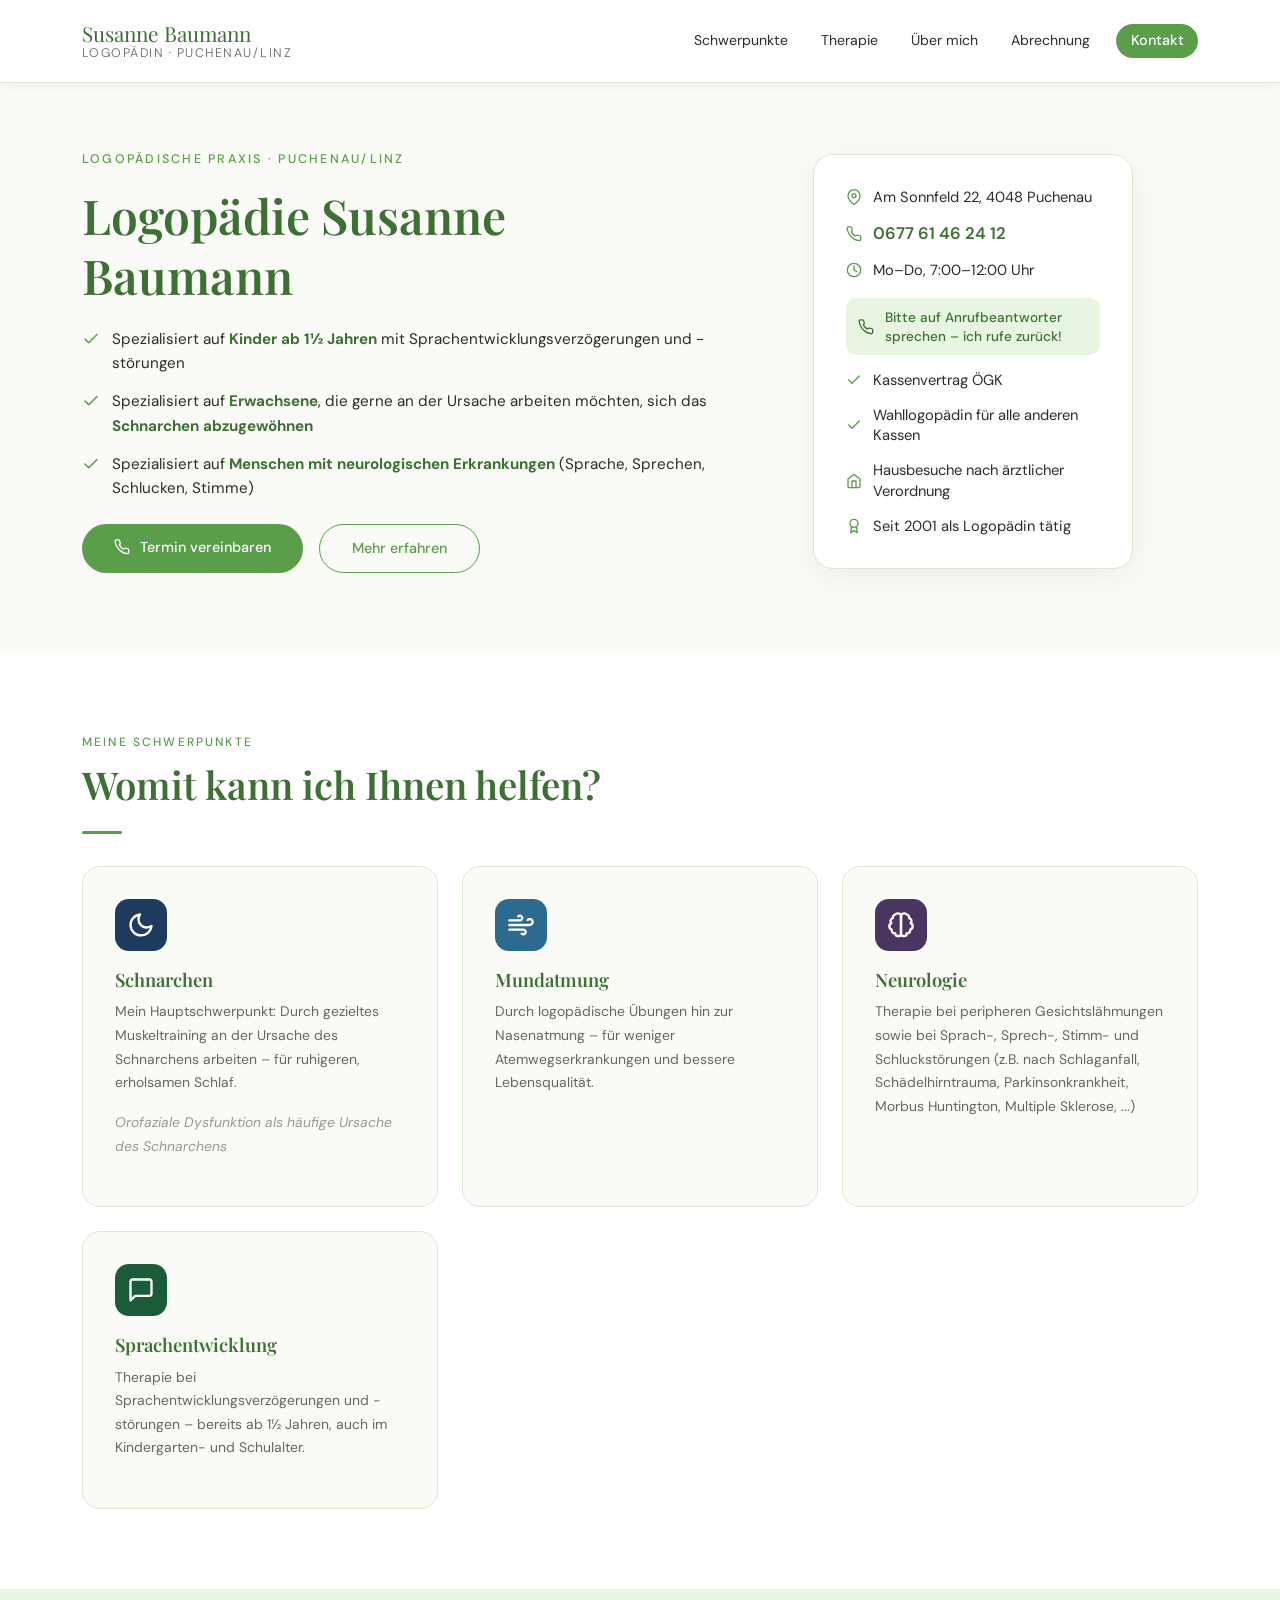
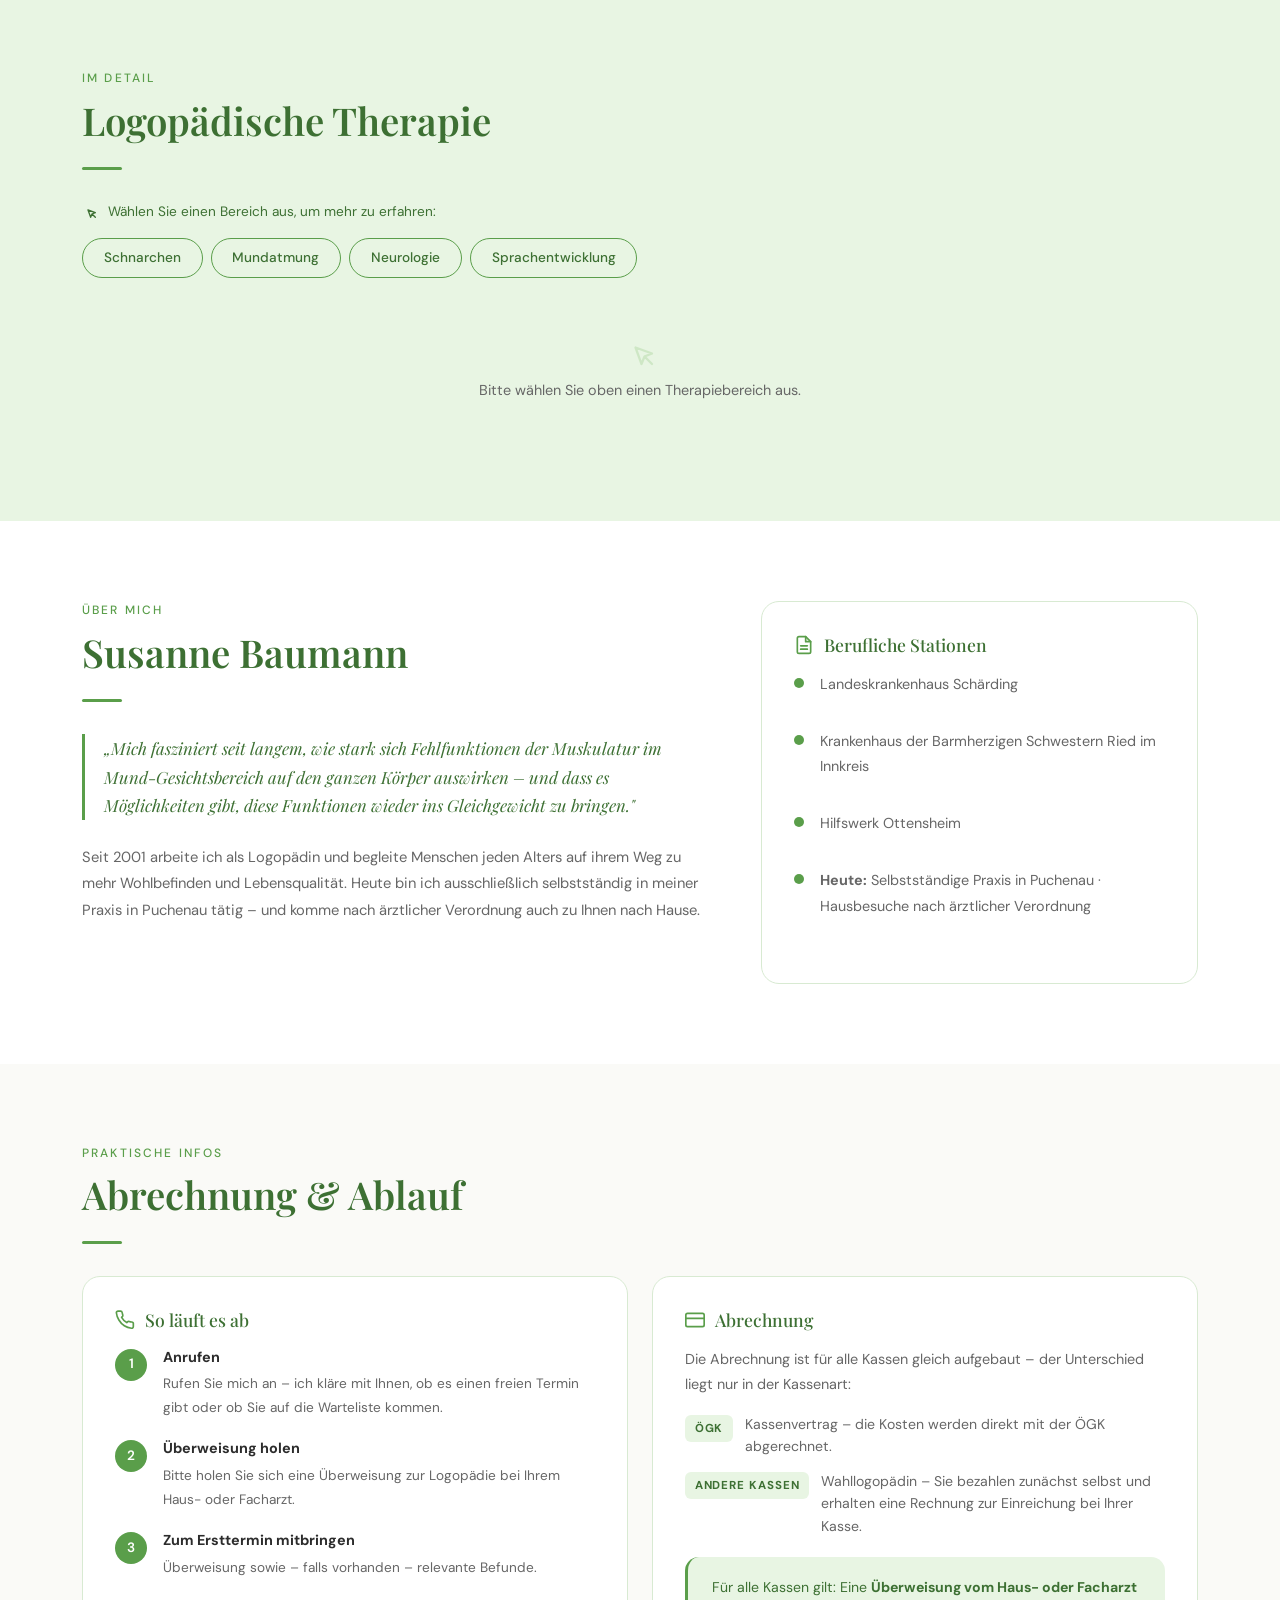
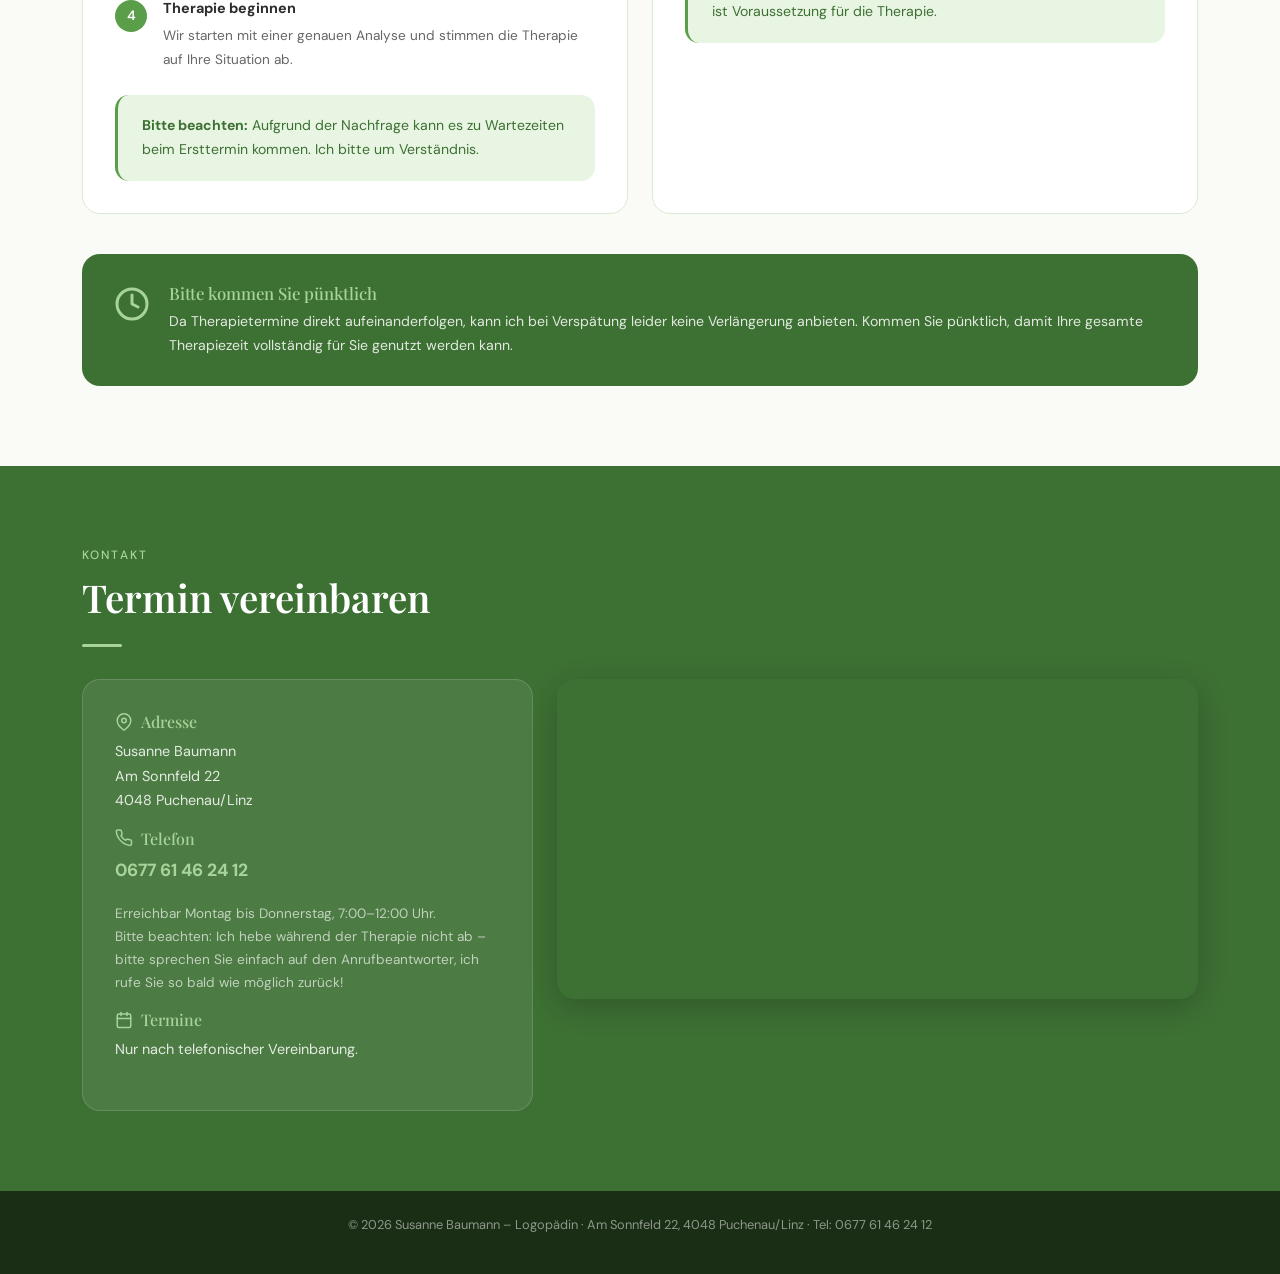
<file: index.html>
<!DOCTYPE html>
<html lang="de">

<head>
  <meta charset="UTF-8" />
  <meta name="viewport" content="width=device-width, initial-scale=1.0" />
  <title>Susanne Baumann – Logopädin | Puchenau/Linz</title>
  <link href="https://cdnjs.cloudflare.com/ajax/libs/bootstrap/5.3.2/css/bootstrap.min.css" rel="stylesheet" />
  <link
    href="https://fonts.googleapis.com/css2?family=Playfair+Display:ital,wght@0,400;0,600;1,400&family=DM+Sans:wght@300;400;500&display=swap"
    rel="stylesheet" />
  <link href="style.css" rel="stylesheet" />
</head>

<body>

  <nav class="navbar navbar-expand-lg">
    <div class="container">
      <a class="navbar-brand" href="#start">Susanne Baumann<span>Logopädin · Puchenau/Linz</span></a>
      <button class="navbar-toggler" type="button" data-bs-toggle="collapse" data-bs-target="#navMenu"
        aria-label="Navigation">
        <span class="navbar-toggler-icon"></span>
      </button>
      <div class="collapse navbar-collapse justify-content-end" id="navMenu">
        <ul class="navbar-nav gap-1">
          <li class="nav-item"><a class="nav-link" href="#schwerpunkte">Schwerpunkte</a></li>
          <li class="nav-item"><a class="nav-link" href="#leistungen">Therapie</a></li>
          <li class="nav-item"><a class="nav-link" href="#about">Über mich</a></li>
          <li class="nav-item"><a class="nav-link" href="#abrechnung">Abrechnung</a></li>
          <li class="nav-item"><a class="nav-link btn-primary-green ms-2" href="#kontakt"
              style="color:white!important">Kontakt</a></li>
        </ul>
      </div>
    </div>
  </nav>

  <!-- HERO -->
  <section id="start">
    <div class="container">
      <div class="row align-items-center g-4">
        <div class="col-lg-7 col-md-7">
          <p class="hero-eyebrow">Logopädische Praxis · Puchenau/Linz</p>
          <h1 class="hero-title">Logopädie Susanne Baumann</h1>
          <div class="hero-points">
            <div class="hero-point">
              <svg viewBox="0 0 24 24" fill="none" stroke="currentColor" stroke-width="2" stroke-linecap="round"
                stroke-linejoin="round">
                <polyline points="20 6 9 17 4 12" />
              </svg>
              <span>Spezialisiert auf <strong>Kinder ab 1½ Jahren</strong> mit Sprachentwicklungsverzögerungen und
                -störungen</span>
            </div>
            <div class="hero-point">
              <svg viewBox="0 0 24 24" fill="none" stroke="currentColor" stroke-width="2" stroke-linecap="round"
                stroke-linejoin="round">
                <polyline points="20 6 9 17 4 12" />
              </svg>
              <span>Spezialisiert auf <strong>Erwachsene</strong>, die gerne an der Ursache arbeiten möchten, sich das
                <strong>Schnarchen abzugewöhnen</strong></span>
            </div>
            <div class="hero-point">
              <svg viewBox="0 0 24 24" fill="none" stroke="currentColor" stroke-width="2" stroke-linecap="round"
                stroke-linejoin="round">
                <polyline points="20 6 9 17 4 12" />
              </svg>
              <span>Spezialisiert auf <strong>Menschen mit neurologischen Erkrankungen</strong> (Sprache, Sprechen,
                Schlucken, Stimme)</span>
            </div>
          </div>
          <div class="d-flex flex-wrap gap-3 mt-4">
            <a href="#kontakt" class="btn-primary-green">
              <span class="btn-icon"><svg viewBox="0 0 24 24" fill="none" stroke="currentColor" stroke-width="2"
                  stroke-linecap="round" stroke-linejoin="round">
                  <path
                    d="M22 16.92v3a2 2 0 0 1-2.18 2 19.79 19.79 0 0 1-8.63-3.07A19.5 19.5 0 0 1 4.69 12a19.79 19.79 0 0 1-3.07-8.67A2 2 0 0 1 3.6 1.27h3a2 2 0 0 1 2 1.72c.127.96.361 1.903.7 2.81a2 2 0 0 1-.45 2.11L7.91 8.91a16 16 0 0 0 6.18 6.18l.91-.91a2 2 0 0 1 2.11-.45c.907.339 1.85.573 2.81.7A2 2 0 0 1 22 16.92z" />
                </svg></span>
              Termin vereinbaren
            </a>
            <a href="#schwerpunkte" class="btn-outline-green">Mehr erfahren</a>
          </div>
        </div>
        <div class="col-lg-5 col-md-5 d-flex align-items-center justify-content-center">
          <div class="hero-info-card">
            <div class="hero-info-item">
              <span class="info-icon"><svg viewBox="0 0 24 24" fill="none" stroke="currentColor" stroke-width="2"
                  stroke-linecap="round" stroke-linejoin="round">
                  <path d="M21 10c0 7-9 13-9 13s-9-6-9-13a9 9 0 0 1 18 0z" />
                  <circle cx="12" cy="10" r="3" />
                </svg></span>
              Am Sonnfeld 22, 4048 Puchenau
            </div>
            <div class="hero-info-item">
              <span class="info-icon"><svg viewBox="0 0 24 24" fill="none" stroke="currentColor" stroke-width="2"
                  stroke-linecap="round" stroke-linejoin="round">
                  <path
                    d="M22 16.92v3a2 2 0 0 1-2.18 2 19.79 19.79 0 0 1-8.63-3.07A19.5 19.5 0 0 1 4.69 12a19.79 19.79 0 0 1-3.07-8.67A2 2 0 0 1 3.6 1.27h3a2 2 0 0 1 2 1.72c.127.96.361 1.903.7 2.81a2 2 0 0 1-.45 2.11L7.91 8.91a16 16 0 0 0 6.18 6.18l.91-.91a2 2 0 0 1 2.11-.45c.907.339 1.85.573 2.81.7A2 2 0 0 1 22 16.92z" />
                </svg></span>
              <a href="tel:067761462412">0677 61 46 24 12</a>
            </div>
            <div class="hero-info-item">
              <span class="info-icon"><svg viewBox="0 0 24 24" fill="none" stroke="currentColor" stroke-width="2"
                  stroke-linecap="round" stroke-linejoin="round">
                  <circle cx="12" cy="12" r="10" />
                  <polyline points="12 6 12 12 16 14" />
                </svg></span>
              Mo–Do, 7:00–12:00 Uhr
            </div>
            <div class="hero-info-item mailbox-hint">
              <span class="info-icon"><svg viewBox="0 0 24 24" fill="none" stroke="currentColor" stroke-width="2"
                  stroke-linecap="round" stroke-linejoin="round">
                  <path
                    d="M22 16.92v3a2 2 0 0 1-2.18 2 19.79 19.79 0 0 1-8.63-3.07A19.5 19.5 0 0 1 4.69 12a19.79 19.79 0 0 1-3.07-8.67A2 2 0 0 1 3.6 1.27h3a2 2 0 0 1 2 1.72c.127.96.361 1.903.7 2.81a2 2 0 0 1-.45 2.11L7.91 8.91a16 16 0 0 0 6.18 6.18l.91-.91a2 2 0 0 1 2.11-.45c.907.339 1.85.573 2.81.7A2 2 0 0 1 22 16.92z" />
                </svg></span>
              Bitte auf Anrufbeantworter sprechen – ich rufe zurück!
            </div>
            <div class="hero-info-item">
              <span class="info-icon"><svg viewBox="0 0 24 24" fill="none" stroke="currentColor" stroke-width="2"
                  stroke-linecap="round" stroke-linejoin="round">
                  <polyline points="20 6 9 17 4 12" />
                </svg></span>
              Kassenvertrag ÖGK
            </div>
            <div class="hero-info-item">
              <span class="info-icon"><svg viewBox="0 0 24 24" fill="none" stroke="currentColor" stroke-width="2"
                  stroke-linecap="round" stroke-linejoin="round">
                  <polyline points="20 6 9 17 4 12" />
                </svg></span>
              Wahllogopädin für alle anderen Kassen
            </div>
            <div class="hero-info-item">
              <span class="info-icon"><svg viewBox="0 0 24 24" fill="none" stroke="currentColor" stroke-width="2"
                  stroke-linecap="round" stroke-linejoin="round">
                  <path d="M3 9l9-7 9 7v11a2 2 0 0 1-2 2H5a2 2 0 0 1-2-2z" />
                  <polyline points="9 22 9 12 15 12 15 22" />
                </svg></span>
              Hausbesuche nach ärztlicher Verordnung
            </div>
            <div class="hero-info-item">
              <span class="info-icon"><svg viewBox="0 0 24 24" fill="none" stroke="currentColor" stroke-width="2"
                  stroke-linecap="round" stroke-linejoin="round">
                  <circle cx="12" cy="8" r="6" />
                  <path d="M15.477 12.89 17 22l-5-3-5 3 1.523-9.11" />
                </svg></span>
              Seit 2001 als Logopädin tätig
            </div>
          </div>
        </div>
      </div>
    </div>
  </section>

  <!-- SCHWERPUNKTE -->
  <section id="schwerpunkte">
    <div class="container">
      <div class="fade-in">
        <p class="section-label">Meine Schwerpunkte</p>
        <h2 class="section-title">Womit kann ich Ihnen helfen?</h2>
        <div class="divider"></div>
      </div>
      <div class="row g-4">
        <div class="col-md-6 col-lg-4 fade-in">
          <a href="#leistungen" onclick="showTab('schnarchen')" class="service-card">
            <div class="svc-icon icon-sleep">
              <svg viewBox="0 0 24 24" fill="none" stroke="white" stroke-width="2" stroke-linecap="round"
                stroke-linejoin="round">
                <path d="M21 12.79A9 9 0 1 1 11.21 3 7 7 0 0 0 21 12.79z" />
              </svg>
            </div>
            <h4>Schnarchen</h4>
            <p>Mein Hauptschwerpunkt: Durch gezieltes Muskeltraining an der Ursache des Schnarchens arbeiten – für
              ruhigeren, erholsamen Schlaf.</p>
            <p class="card-sub">Orofaziale Dysfunktion als häufige Ursache des Schnarchens</p>
          </a>
        </div>
        <div class="col-md-6 col-lg-4 fade-in">
          <a href="#leistungen" onclick="showTab('mundatmung')" class="service-card">
            <div class="svc-icon icon-breath">
              <svg viewBox="0 0 24 24" fill="none" stroke="white" stroke-width="2" stroke-linecap="round"
                stroke-linejoin="round">
                <path
                  d="M9.59 4.59A2 2 0 1 1 11 8H2m10.59 11.41A2 2 0 1 0 14 16H2m15.73-8.27A2.5 2.5 0 1 1 19.5 12H2" />
              </svg>
            </div>
            <h4>Mundatmung</h4>
            <p>Durch logopädische Übungen hin zur Nasenatmung – für weniger Atemwegserkrankungen und bessere
              Lebensqualität.</p>
          </a>
        </div>
        <div class="col-md-6 col-lg-4 fade-in">
          <a href="#leistungen" onclick="showTab('neurologie')" class="service-card">
            <div class="svc-icon icon-neuro">
              <svg viewBox="0 0 24 24" fill="none" stroke="white" stroke-width="2" stroke-linecap="round"
                stroke-linejoin="round">
                <path
                  d="M9.5 2A2.5 2.5 0 0 1 12 4.5v15a2.5 2.5 0 0 1-4.96-.44 2.5 2.5 0 0 1-2.96-3.08 3 3 0 0 1-.34-5.58 2.5 2.5 0 0 1 1.32-4.24 2.5 2.5 0 0 1 1.98-3A2.5 2.5 0 0 1 9.5 2Z" />
                <path
                  d="M14.5 2A2.5 2.5 0 0 0 12 4.5v15a2.5 2.5 0 0 0 4.96-.44 2.5 2.5 0 0 0 2.96-3.08 3 3 0 0 0 .34-5.58 2.5 2.5 0 0 0-1.32-4.24 2.5 2.5 0 0 0-1.98-3A2.5 2.5 0 0 0 14.5 2Z" />
              </svg>
            </div>
            <h4>Neurologie</h4>
            <p>Therapie bei peripheren Gesichtslähmungen
              sowie bei Sprach-, Sprech-, Stimm- und Schluckstörungen (z.B. nach Schlaganfall, Schädelhirntrauma,
              Parkinsonkrankheit, Morbus Huntington, Multiple Sklerose, ...)</p>
          </a>
        </div>
        <div class="col-md-6 col-lg-4 fade-in">
          <a href="#leistungen" onclick="showTab('sprache')" class="service-card">
            <div class="svc-icon icon-speech">
              <svg viewBox="0 0 24 24" fill="none" stroke="white" stroke-width="2" stroke-linecap="round"
                stroke-linejoin="round">
                <path d="M21 15a2 2 0 0 1-2 2H7l-4 4V5a2 2 0 0 1 2-2h14a2 2 0 0 1 2 2z" />
              </svg>
            </div>
            <h4>Sprachentwicklung</h4>
            <p>Therapie bei Sprachentwicklungsverzögerungen und -störungen – bereits ab 1½ Jahren, auch im Kindergarten-
              und Schulalter.</p>
          </a>
        </div>
      </div>
    </div>
  </section>

  <!-- LEISTUNGEN DETAIL -->
  <section id="leistungen">
    <div class="container">
      <div class="fade-in">
        <p class="section-label">Im Detail</p>
        <h2 class="section-title">Logopädische Therapie</h2>
        <div class="divider"></div>
      </div>
      <div class="tab-hint fade-in">
        <svg viewBox="0 0 24 24" fill="none" stroke="currentColor" stroke-width="2" stroke-linecap="round"
          stroke-linejoin="round" width="16" height="16">
          <path d="M15 15l-2 5L9 9l11 4-5 2zm0 0l5 5" />
        </svg>
        Wählen Sie einen Bereich aus, um mehr zu erfahren:
      </div>
      <div class="leistung-tabs fade-in">
        <button class="leistung-tab" data-tab="schnarchen" onclick="showTab('schnarchen')">Schnarchen</button>
        <button class="leistung-tab" data-tab="mundatmung" onclick="showTab('mundatmung')">Mundatmung</button>
        <button class="leistung-tab" data-tab="neurologie" onclick="showTab('neurologie')">Neurologie</button>
        <button class="leistung-tab" data-tab="sprache" onclick="showTab('sprache')">Sprachentwicklung</button>
      </div>
      <div id="tab-placeholder">
        <svg viewBox="0 0 24 24" fill="none" stroke="currentColor" stroke-width="1.5" stroke-linecap="round"
          stroke-linejoin="round" width="32" height="32" style="display:block;margin:0 auto 0.6rem;opacity:0.4">
          <path d="M15 15l-2 5L9 9l11 4-5 2zm0 0l5 5" />
        </svg>
        Bitte wählen Sie oben einen Therapiebereich aus.
      </div>

      <div class="leistung-panel fade-in" id="panel-schnarchen">
        <div class="leistung-content-box">
          <h3>Schnarchen</h3>
          <p class="mt-2 mb-3">Schnarchen ist ein weit verbreitetes Problem – laut Studien betrifft es 60–80 % der
            Männer und 40 % der Frauen über 50. Häufige Ursache ist eine <strong>orofaziale Dysfunktion</strong>: ein
            muskuläres Ungleichgewicht im Mund-Gesichtsbereich. Die Logopädie setzt genau dort an.</p>
          <div class="info-grid">
            <span class="info-label">Ist-Zustand</span><span class="info-val">Unausgeschlafenheit · gestörter Schlaf für
              den/die Partner(in) · mögliche Atemaussetzer</span>
            <span class="info-label">Diagnose</span><span class="info-val">Genaue Analyse der Ursache – dann gezielte
              Abstimmung der Therapie.</span>
            <span class="info-label">Therapie</span><span class="info-val">Gezieltes Muskeltraining von Zungen-, Lippen-
              und Rachenmuskulatur. Konsequente Saug-, Gurgel- und Schluckübungen – wie ein Fitnesscenter für den
              Mund-Rachen-Bereich.</span>
            <span class="info-label">Ziel</span><span class="info-val">Ruhigerer, erholsamer Schlaf – für Sie und
              Ihren/Ihre Partner(in).</span>
          </div>
          <hr style="border-color:var(--border);margin:2rem 0" />
          <p class="mb-3"><strong>Schnarchen entsteht unter anderem durch:</strong></p>
          <div class="row g-3">
            <div class="col-md-4">
              <p style="font-size:0.85rem;color:var(--text-muted)">
                <strong>Anatomie:</strong><br>Nasenscheidewandverkrümmung · kurzer Unterkiefer · Bandscheibenvorfall im
                HWS-Bereich</p>
            </div>
            <div class="col-md-4">
              <p style="font-size:0.85rem;color:var(--text-muted)"><strong>Weitere Faktoren:</strong><br>Adipositas ·
                Alkohol · manche Medikamente</p>
            </div>
            <div class="col-md-4">
              <p style="font-size:0.85rem;color:var(--text-muted)"><strong>Weichteilprobleme:</strong><br>Schlaffer
                Zungengrund · schlaffe Gaumensegel · Mundatmung</p>
            </div>
          </div>
        </div>
      </div>

      <div class="leistung-panel fade-in" id="panel-mundatmung">
        <div class="leistung-content-box">
          <h3>Mundatmung</h3>
          <p class="mt-2 mb-3">Menschen mit offener Mundhaltung neigen oft auch zum Schnarchen. Die Umstellung auf
            Nasenatmung ist in jedem Alter möglich und sinnvoll.</p>
          <div class="info-grid">
            <span class="info-label">Warum</span><span class="info-val">Die Nasenatmung filtert, befeuchtet und erwärmt
              die Luft – und schützt vor Atemwegserkrankungen und Mittelohrentzündungen.</span>
            <span class="info-label">Wie</span><span class="info-val">Logopädische Kau- und Saugübungen zur Herstellung
              eines Muskelgleichgewichts im Mund-Gesichtsbereich.</span>
            <span class="info-label">Wann</span><span class="info-val">In jedem Alter möglich – die Umstellung
              verbessert die Lebensqualität nachhaltig.</span>
            <span class="info-label">Ziel</span><span class="info-val">Dauerhafte Nasenatmung – auch im Schlaf.</span>
          </div>
        </div>
      </div>

      <div class="leistung-panel fade-in" id="panel-neurologie">
        <div class="leistung-content-box">
          <h3>Neurologie</h3>
          <p class="mt-2 mb-3">Nach neurologischen Erkrankungen können Sprache, Sprechen, Stimme, Atmung, Schlucken und
            die Mimik beeinträchtigt sein. Logopädie hilft, diese Funktionen gezielt wieder aufzubauen.</p>
          <div class="info-grid">
            <span class="info-label">Wann</span><span class="info-val">Nach Schlaganfall, Gehirnblutung,
              Schädel-Hirn-Trauma, bei Morbus Parkinson, peripheren Gesichtslähmungen u. a.</span>
            <span class="info-label">Therapiebereiche</span><span class="info-val">Sprachstörungen · Sprechstörungen ·
              Stimmstörungen · Schluckstörungen · periphere Gesichtslähmungen</span>
            <span class="info-label">Ziel</span><span class="info-val">Bestmögliche Verbesserung der Kommunikation, des
              Schluckens und der Lebensqualität.</span>
            <span class="info-label">Wo</span><span class="info-val">In meiner Praxis oder nach ärztlicher Verordnung
              auch bei Ihnen zu Hause.</span>
          </div>
        </div>
      </div>

      <div class="leistung-panel fade-in" id="panel-sprache">
        <div class="leistung-content-box">
          <h3>Sprachentwicklung</h3>
          <p class="mt-2 mb-3">Manche Kinder brauchen etwas länger, bis die Sprache kommt. Eine frühzeitige logopädische
            Begleitung kann einen großen Unterschied machen – und ist bereits ab 1½ Jahren möglich.</p>
          <div class="info-grid">
            <span class="info-label">Wann</span><span class="info-val">Bei Sprachentwicklungsverzögerungen (Late Talker)
              – bereits ab 1½ Jahren. Auch bei Sprachentwicklungsstörungen im Kindergarten- und Schulalter.</span>
            <span class="info-label">Therapie</span><span class="info-val">Spielerische, altersgerechte Förderung in
              enger Zusammenarbeit mit den Eltern.</span>
            <span class="info-label">Ziel</span><span class="info-val">Aufbau von Wortschatz, Grammatik und
              Kommunikationsfähigkeit.</span>
            <span class="info-label">Wo</span><span class="info-val">In meiner Praxis in Puchenau.</span>
          </div>
        </div>
      </div>
    </div>
  </section>

  <!-- ÜBER MICH -->
  <section id="about">
    <div class="container">
      <div class="row g-5 align-items-start">
        <div class="col-md-7 fade-in">
          <p class="section-label">Über mich</p>
          <h2 class="section-title">Susanne Baumann</h2>
          <div class="divider"></div>
          <blockquote class="about-quote">„Mich fasziniert seit langem, wie stark sich Fehlfunktionen der Muskulatur im
            Mund-Gesichtsbereich auf den ganzen Körper auswirken – und dass es Möglichkeiten gibt, diese Funktionen
            wieder ins Gleichgewicht zu bringen."</blockquote>
          <p style="font-size:0.92rem;color:var(--text-muted);line-height:1.8">Seit 2001 arbeite ich als Logopädin und
            begleite Menschen jeden Alters auf ihrem Weg zu mehr Wohlbefinden und Lebensqualität. Heute bin ich
            ausschließlich selbstständig in meiner Praxis in Puchenau tätig – und komme nach ärztlicher Verordnung auch
            zu Ihnen nach Hause.</p>
        </div>
        <div class="col-md-5 fade-in">
          <div class="abr-card">
            <h4 class="card-title-icon">
              <span class="card-icon"><svg viewBox="0 0 24 24" fill="none" stroke="currentColor" stroke-width="2"
                  stroke-linecap="round" stroke-linejoin="round">
                  <path d="M14 2H6a2 2 0 0 0-2 2v16a2 2 0 0 0 2 2h12a2 2 0 0 0 2-2V8z" />
                  <polyline points="14 2 14 8 20 8" />
                  <line x1="16" y1="13" x2="8" y2="13" />
                  <line x1="16" y1="17" x2="8" y2="17" />
                </svg></span>
              Berufliche Stationen
            </h4>
            <div class="cv-item">
              <div class="cv-dot"></div>
              <p>Landeskrankenhaus Schärding</p>
            </div>
            <div class="cv-item">
              <div class="cv-dot"></div>
              <p>Krankenhaus der Barmherzigen Schwestern Ried im Innkreis</p>
            </div>
            <div class="cv-item">
              <div class="cv-dot"></div>
              <p>Hilfswerk Ottensheim</p>
            </div>
            <div class="cv-item">
              <div class="cv-dot"></div>
              <p><strong>Heute:</strong> Selbstständige Praxis in Puchenau · Hausbesuche nach ärztlicher Verordnung</p>
            </div>
          </div>
        </div>
      </div>
    </div>
  </section>

  <!-- ABRECHNUNG -->
  <section id="abrechnung">
    <div class="container">
      <div class="fade-in">
        <p class="section-label">Praktische Infos</p>
        <h2 class="section-title">Abrechnung & Ablauf</h2>
        <div class="divider"></div>
      </div>
      <div class="row g-4">
        <div class="col-md-6 fade-in">
          <div class="abr-card">
            <h4 class="card-title-icon">
              <span class="card-icon"><svg viewBox="0 0 24 24" fill="none" stroke="currentColor" stroke-width="2"
                  stroke-linecap="round" stroke-linejoin="round">
                  <path
                    d="M22 16.92v3a2 2 0 0 1-2.18 2 19.79 19.79 0 0 1-8.63-3.07A19.5 19.5 0 0 1 4.69 12a19.79 19.79 0 0 1-3.07-8.67A2 2 0 0 1 3.6 1.27h3a2 2 0 0 1 2 1.72c.127.96.361 1.903.7 2.81a2 2 0 0 1-.45 2.11L7.91 8.91a16 16 0 0 0 6.18 6.18l.91-.91a2 2 0 0 1 2.11-.45c.907.339 1.85.573 2.81.7A2 2 0 0 1 22 16.92z" />
                </svg></span>
              So läuft es ab
            </h4>
            <div class="abr-step">
              <div class="abr-num">1</div>
              <div class="abr-text"><strong>Anrufen</strong><span>Rufen Sie mich an – ich kläre mit Ihnen, ob es einen
                  freien Termin gibt oder ob Sie auf die Warteliste kommen.</span></div>
            </div>
            <div class="abr-step">
              <div class="abr-num">2</div>
              <div class="abr-text"><strong>Überweisung holen</strong><span>Bitte holen Sie sich eine Überweisung zur
                  Logopädie bei Ihrem Haus- oder Facharzt.</span></div>
            </div>
            <div class="abr-step">
              <div class="abr-num">3</div>
              <div class="abr-text"><strong>Zum Ersttermin mitbringen</strong><span>Überweisung sowie – falls vorhanden
                  – relevante Befunde.</span></div>
            </div>
            <div class="abr-step">
              <div class="abr-num">4</div>
              <div class="abr-text"><strong>Therapie beginnen</strong><span>Wir starten mit einer genauen Analyse und
                  stimmen die Therapie auf Ihre Situation ab.</span></div>
            </div>
            <div class="info-box">
              <strong>Bitte beachten:</strong> Aufgrund der Nachfrage kann es zu Wartezeiten beim Ersttermin kommen. Ich
              bitte um Verständnis.
            </div>
          </div>
        </div>
        <div class="col-md-6 fade-in">
          <div class="abr-card">
            <h4 class="card-title-icon">
              <span class="card-icon"><svg viewBox="0 0 24 24" fill="none" stroke="currentColor" stroke-width="2"
                  stroke-linecap="round" stroke-linejoin="round">
                  <rect x="1" y="4" width="22" height="16" rx="2" ry="2" />
                  <line x1="1" y1="10" x2="23" y2="10" />
                </svg></span>
              Abrechnung
            </h4>
            <p>Die Abrechnung ist für alle Kassen gleich aufgebaut – der Unterschied liegt nur in der Kassenart:</p>
            <div class="kassen-vergleich">
              <div class="kasse-item">
                <div class="kasse-label">ÖGK</div>
                <div class="kasse-text">Kassenvertrag – die Kosten werden direkt mit der ÖGK abgerechnet.</div>
              </div>
              <div class="kasse-item">
                <div class="kasse-label">Andere Kassen</div>
                <div class="kasse-text">Wahllogopädin – Sie bezahlen zunächst selbst und erhalten eine Rechnung zur
                  Einreichung bei Ihrer Kasse.</div>
              </div>
            </div>
            <div class="info-box" style="margin-top:1.2rem">
              Für alle Kassen gilt: Eine <strong>Überweisung vom Haus- oder Facharzt</strong> ist Voraussetzung für die
              Therapie.
            </div>
          </div>
        </div>
      </div>
      <div class="row mt-2">
        <div class="col-12 fade-in">
          <div class="puenktlich-box">
            <span class="puenktlich-icon-svg">
              <svg viewBox="0 0 24 24" fill="none" stroke="currentColor" stroke-width="2" stroke-linecap="round"
                stroke-linejoin="round">
                <circle cx="12" cy="12" r="10" />
                <polyline points="12 6 12 12 16 14" />
              </svg>
            </span>
            <div>
              <h5>Bitte kommen Sie pünktlich</h5>
              <p>Da Therapietermine direkt aufeinanderfolgen, kann ich bei Verspätung leider keine Verlängerung
                anbieten. Kommen Sie pünktlich, damit Ihre gesamte Therapiezeit vollständig für Sie genutzt werden kann.
              </p>
            </div>
          </div>
        </div>
      </div>
    </div>
  </section>

  <!-- KONTAKT -->
  <section id="kontakt">
    <div class="container">
      <div class="fade-in">
        <p class="section-label">Kontakt</p>
        <h2 class="section-title">Termin vereinbaren</h2>
        <div class="divider" style="background:var(--green-mid)"></div>
      </div>
      <div class="row g-4 align-items-stretch">
        <div class="col-md-5 fade-in">
          <div class="kontakt-card h-100">
            <h5 class="kontakt-h5">
              <svg viewBox="0 0 24 24" fill="none" stroke="currentColor" stroke-width="2" stroke-linecap="round"
                stroke-linejoin="round" width="18" height="18">
                <path d="M21 10c0 7-9 13-9 13s-9-6-9-13a9 9 0 0 1 18 0z" />
                <circle cx="12" cy="10" r="3" />
              </svg>
              Adresse
            </h5>
            <p>Susanne Baumann<br>Am Sonnfeld 22<br>4048 Puchenau/Linz</p>
            <h5 class="kontakt-h5 mt-3">
              <svg viewBox="0 0 24 24" fill="none" stroke="currentColor" stroke-width="2" stroke-linecap="round"
                stroke-linejoin="round" width="18" height="18">
                <path
                  d="M22 16.92v3a2 2 0 0 1-2.18 2 19.79 19.79 0 0 1-8.63-3.07A19.5 19.5 0 0 1 4.69 12a19.79 19.79 0 0 1-3.07-8.67A2 2 0 0 1 3.6 1.27h3a2 2 0 0 1 2 1.72c.127.96.361 1.903.7 2.81a2 2 0 0 1-.45 2.11L7.91 8.91a16 16 0 0 0 6.18 6.18l.91-.91a2 2 0 0 1 2.11-.45c.907.339 1.85.573 2.81.7A2 2 0 0 1 22 16.92z" />
              </svg>
              Telefon
            </h5>
            <p style="font-size:1.1rem"><a href="tel:067761462412"><strong>0677 61 46 24 12</strong></a></p>
            <p style="margin-top:0.5rem;font-size:0.85rem;color:rgba(255,255,255,0.65)">
              Erreichbar Montag bis Donnerstag, 7:00–12:00 Uhr.<br>
              Bitte beachten: Ich hebe während der Therapie nicht ab – bitte sprechen Sie einfach auf den
              Anrufbeantworter, ich rufe Sie so bald wie möglich zurück!
            </p>
            <h5 class="kontakt-h5 mt-3">
              <svg viewBox="0 0 24 24" fill="none" stroke="currentColor" stroke-width="2" stroke-linecap="round"
                stroke-linejoin="round" width="18" height="18">
                <rect x="3" y="4" width="18" height="18" rx="2" ry="2" />
                <line x1="16" y1="2" x2="16" y2="6" />
                <line x1="8" y1="2" x2="8" y2="6" />
                <line x1="3" y1="10" x2="21" y2="10" />
              </svg>
              Termine
            </h5>
            <p>Nur nach telefonischer Vereinbarung.</p>
          </div>
        </div>
        <div class="col-md-7 fade-in">
          <div class="map-wrap">
            <iframe
              src="https://www.google.com/maps/embed?pb=!1m18!1m12!1m3!1d2655.5!2d14.2613!3d48.3287!2m3!1f0!2f0!3f0!3m2!1i1024!2i768!4f13.1!3m3!1m2!1s0x477397a81a10a5f3%3A0x8e33cf49f1f30d8c!2sAm%20Sonnfeld%2022%2C%204048%20Puchenau!5e0!3m2!1sde!2sat!4v1712345678901"
              allowfullscreen="" loading="lazy" referrerpolicy="no-referrer-when-downgrade"></iframe>
          </div>
        </div>
      </div>
    </div>
  </section>

  <footer>
    <p>© 2026 Susanne Baumann – Logopädin · Am Sonnfeld 22, 4048 Puchenau/Linz · Tel: 0677 61 46 24 12</p>
  </footer>

  <script src="https://cdnjs.cloudflare.com/ajax/libs/bootstrap/5.3.2/js/bootstrap.bundle.min.js"></script>
  <script src="script.js"></script>
</body>

</html>
</file>
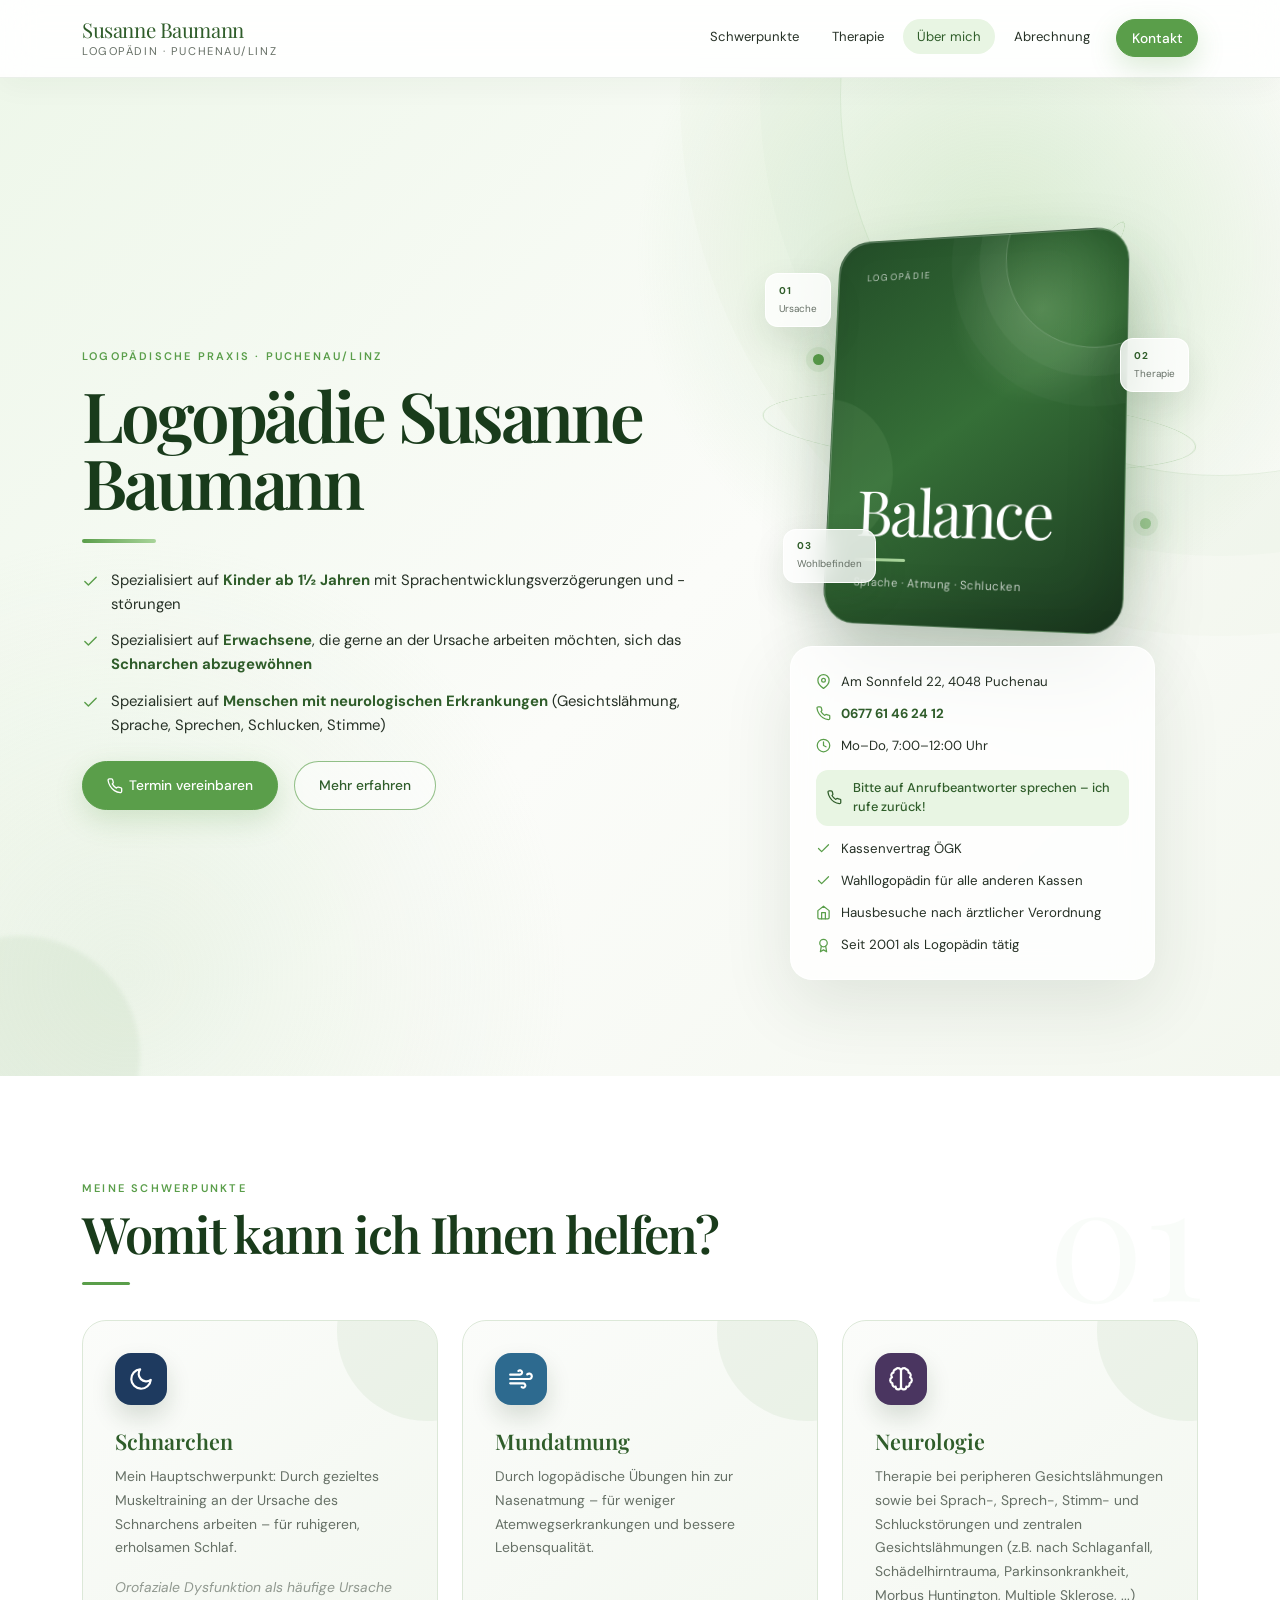
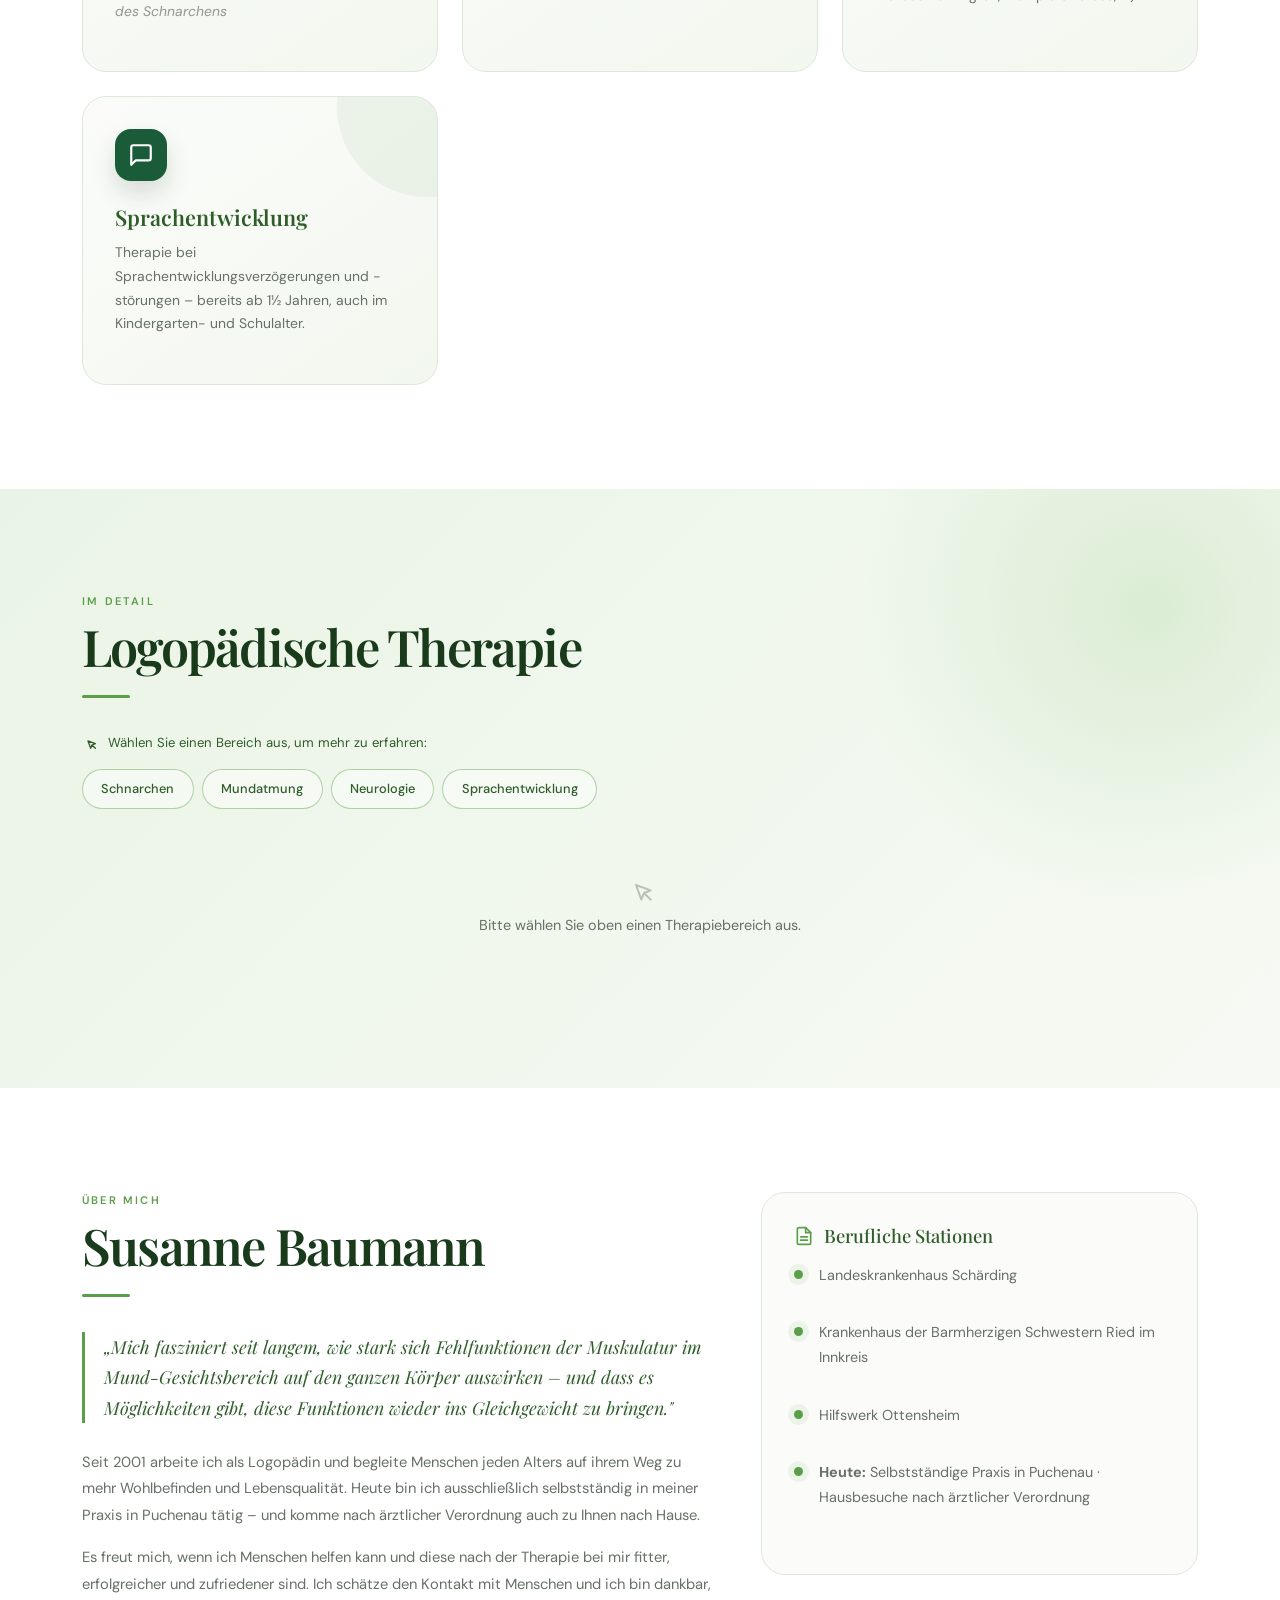
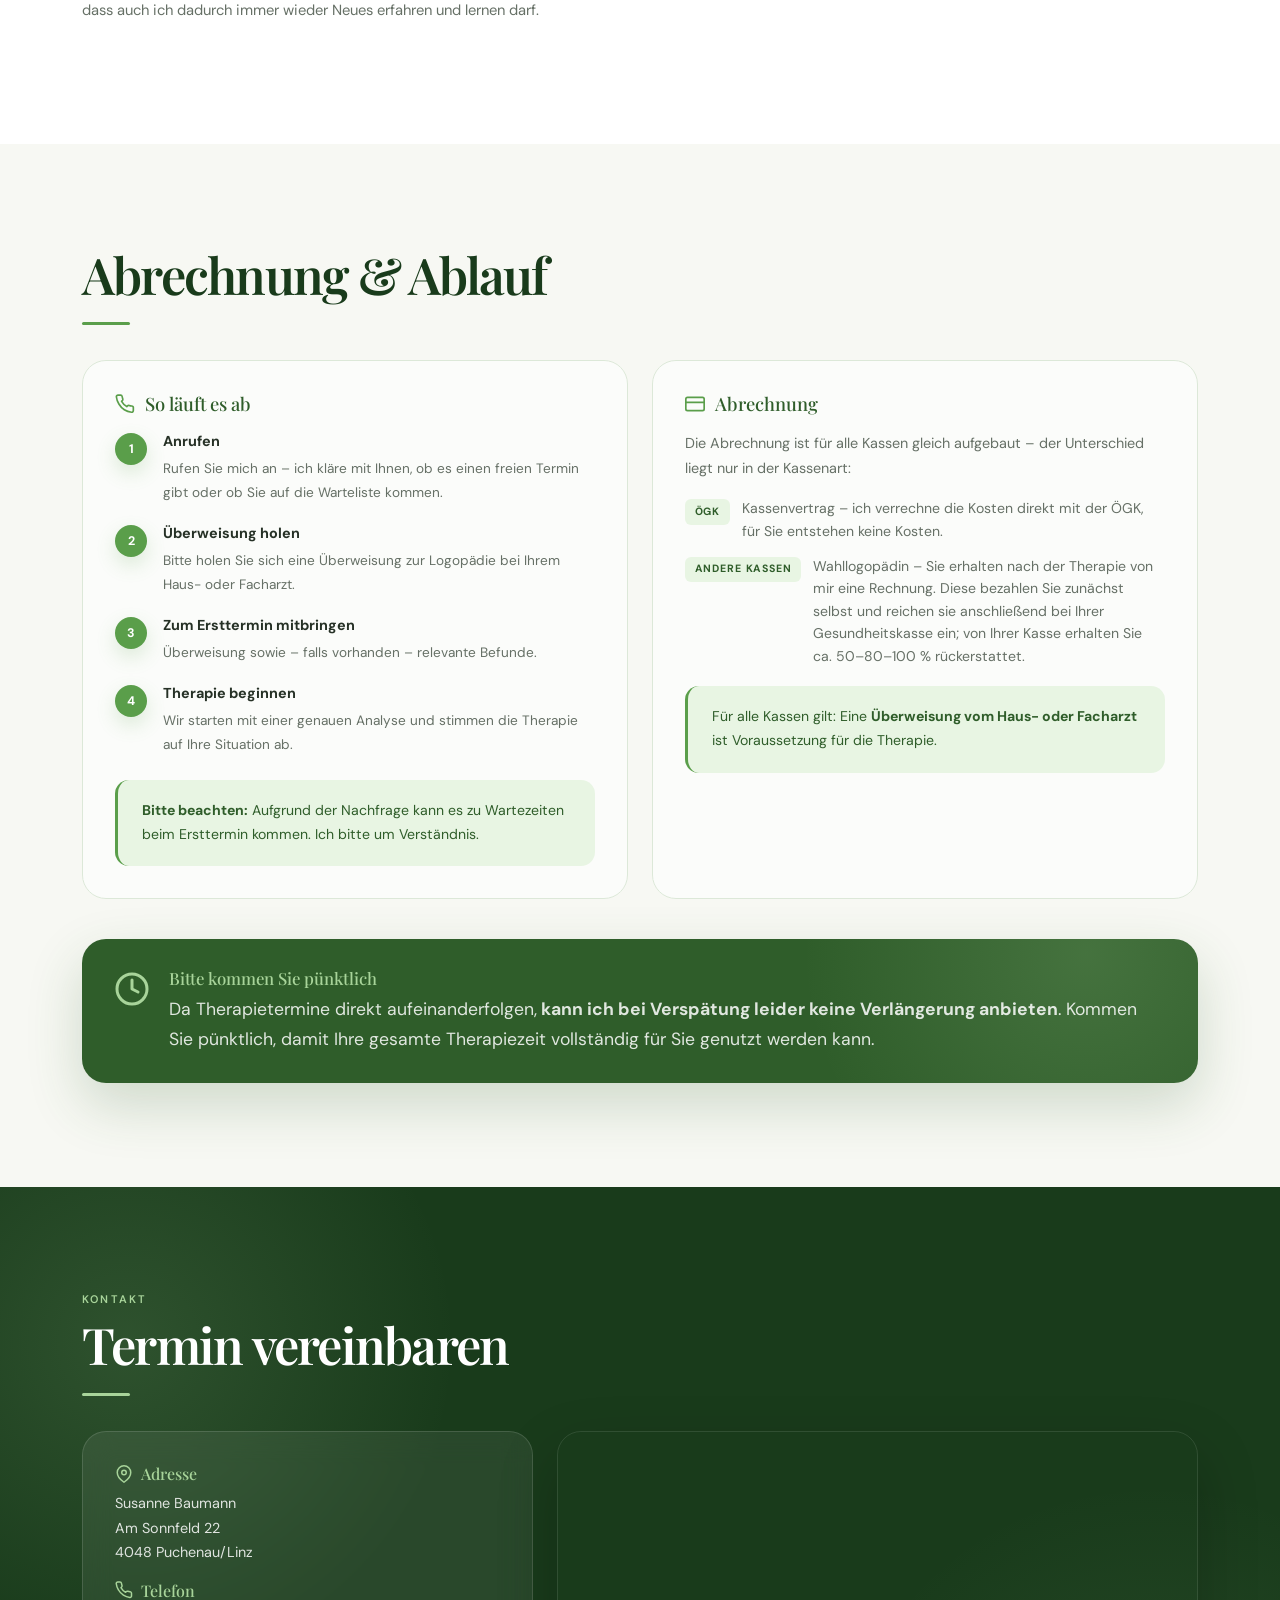
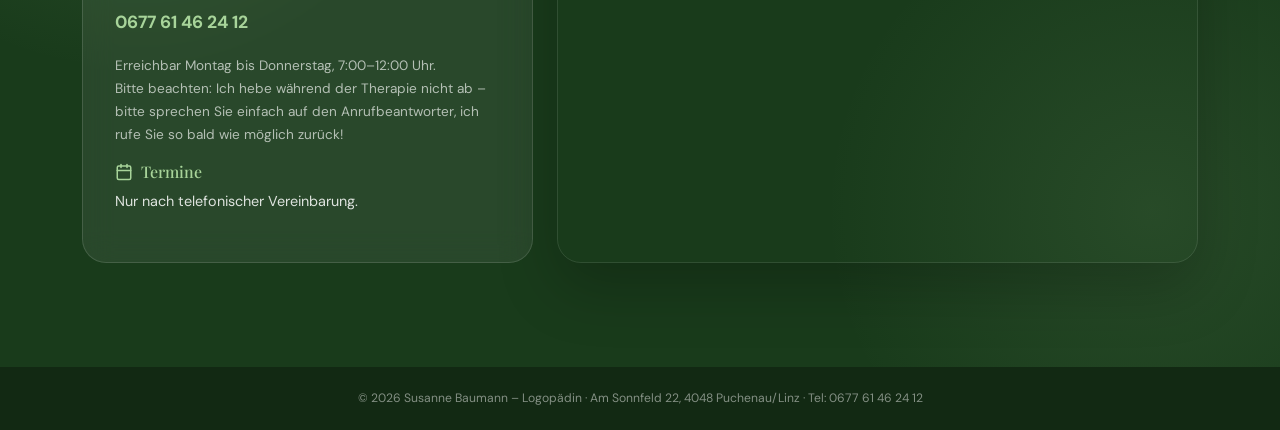
<file: test/index.html>
<!DOCTYPE html>
<html lang="de">

<head>
  <meta charset="UTF-8" />
  <meta name="viewport" content="width=device-width, initial-scale=1.0" />
  <title>Susanne Baumann – Logopädin | Puchenau/Linz</title>
  <link href="https://cdnjs.cloudflare.com/ajax/libs/bootstrap/5.3.2/css/bootstrap.min.css" rel="stylesheet" />
  <link
    href="https://fonts.googleapis.com/css2?family=Playfair+Display:ital,wght@0,400;0,600;1,400&family=DM+Sans:wght@300;400;500&display=swap"
    rel="stylesheet" />
  <link href="style.css" rel="stylesheet" />
</head>

<body>

  <nav class="navbar navbar-expand-lg">
    <div class="container">
      <a class="navbar-brand" href="#start">Susanne Baumann<span>Logopädin · Puchenau/Linz</span></a>
      <button class="navbar-toggler" type="button" data-bs-toggle="collapse" data-bs-target="#navMenu"
        aria-label="Navigation">
        <span class="navbar-toggler-icon"></span>
      </button>
      <div class="collapse navbar-collapse justify-content-end" id="navMenu">
        <ul class="navbar-nav gap-1">
          <li class="nav-item"><a class="nav-link" href="#schwerpunkte">Schwerpunkte</a></li>
          <li class="nav-item"><a class="nav-link" href="#leistungen">Therapie</a></li>
          <li class="nav-item"><a class="nav-link" href="#about">Über mich</a></li>
          <li class="nav-item"><a class="nav-link" href="#abrechnung">Abrechnung</a></li>
          <li class="nav-item"><a class="nav-link btn-primary-green ms-2" href="#kontakt"
              style="color:white!important">Kontakt</a></li>
        </ul>
      </div>
    </div>
  </nav>

  <!-- HERO -->
  <section id="start">
    <div class="container">
      <div class="row align-items-center g-4">
        <div class="col-lg-7 col-md-7">
          <p class="hero-eyebrow">Logopädische Praxis · Puchenau/Linz</p>
          <h1 class="hero-title">Logopädie Susanne Baumann</h1>
          <div class="hero-points">
            <div class="hero-point">
              <svg viewBox="0 0 24 24" fill="none" stroke="currentColor" stroke-width="2" stroke-linecap="round"
                stroke-linejoin="round">
                <polyline points="20 6 9 17 4 12" />
              </svg>
              <span>Spezialisiert auf <strong>Kinder ab 1½ Jahren</strong> mit Sprachentwicklungsverzögerungen und
                -störungen</span>
            </div>
            <div class="hero-point">
              <svg viewBox="0 0 24 24" fill="none" stroke="currentColor" stroke-width="2" stroke-linecap="round"
                stroke-linejoin="round">
                <polyline points="20 6 9 17 4 12" />
              </svg>
              <span>Spezialisiert auf <strong>Erwachsene</strong>, die gerne an der Ursache arbeiten möchten, sich das
                <strong>Schnarchen abzugewöhnen</strong></span>
            </div>
            <div class="hero-point">
              <svg viewBox="0 0 24 24" fill="none" stroke="currentColor" stroke-width="2" stroke-linecap="round"
                stroke-linejoin="round">
                <polyline points="20 6 9 17 4 12" />
              </svg>
              <span>Spezialisiert auf <strong>Menschen mit neurologischen Erkrankungen</strong> (Gesichtslähmung,
                Sprache, Sprechen,
                Schlucken, Stimme)</span>
            </div>
          </div>
          <div class="d-flex flex-wrap gap-3 mt-4">
            <a href="#kontakt" class="btn-primary-green">
              <span class="btn-icon"><svg viewBox="0 0 24 24" fill="none" stroke="currentColor" stroke-width="2"
                  stroke-linecap="round" stroke-linejoin="round">
                  <path
                    d="M22 16.92v3a2 2 0 0 1-2.18 2 19.79 19.79 0 0 1-8.63-3.07A19.5 19.5 0 0 1 4.69 12a19.79 19.79 0 0 1-3.07-8.67A2 2 0 0 1 3.6 1.27h3a2 2 0 0 1 2 1.72c.127.96.361 1.903.7 2.81a2 2 0 0 1-.45 2.11L7.91 8.91a16 16 0 0 0 6.18 6.18l.91-.91a2 2 0 0 1 2.11-.45c.907.339 1.85.573 2.81.7A2 2 0 0 1 22 16.92z" />
                </svg></span>
              Termin vereinbaren
            </a>
            <a href="#schwerpunkte" class="btn-outline-green">Mehr erfahren</a>
          </div>
        </div>
        <div class="col-lg-5 col-md-5">
          <div class="hero-visual-wrap">
            <div class="hero-orbit" aria-hidden="true">
              <span class="orbit-ring orbit-ring-1"></span>
              <span class="orbit-ring orbit-ring-2"></span>
              <span class="orbit-ring orbit-ring-3"></span>
              <span class="orbit-dot orbit-dot-1"></span>
              <span class="orbit-dot orbit-dot-2"></span>
            </div>
            <div class="hero-3d-card" aria-hidden="true">
              <div class="hero-card-glow"></div>
              <div class="hero-card-face">
                <span class="hero-card-kicker">LOGOPÄDIE</span>
                <span class="hero-card-title">Balance</span>
                <span class="hero-card-line"></span>
                <span class="hero-card-copy">Sprache · Atmung · Schlucken</span>
              </div>
            </div>
            <div class="hero-float-chip chip-one">01 <span>Ursache</span></div>
            <div class="hero-float-chip chip-two">02 <span>Therapie</span></div>
            <div class="hero-float-chip chip-three">03 <span>Wohlbefinden</span></div>
          </div>
          <div class="hero-info-card">
            <div class="hero-info-item">
              <span class="info-icon"><svg viewBox="0 0 24 24" fill="none" stroke="currentColor" stroke-width="2"
                  stroke-linecap="round" stroke-linejoin="round">
                  <path d="M21 10c0 7-9 13-9 13s-9-6-9-13a9 9 0 0 1 18 0z" />
                  <circle cx="12" cy="10" r="3" />
                </svg></span>
              Am Sonnfeld 22, 4048 Puchenau
            </div>
            <div class="hero-info-item">
              <span class="info-icon"><svg viewBox="0 0 24 24" fill="none" stroke="currentColor" stroke-width="2"
                  stroke-linecap="round" stroke-linejoin="round">
                  <path
                    d="M22 16.92v3a2 2 0 0 1-2.18 2 19.79 19.79 0 0 1-8.63-3.07A19.5 19.5 0 0 1 4.69 12a19.79 19.79 0 0 1-3.07-8.67A2 2 0 0 1 3.6 1.27h3a2 2 0 0 1 2 1.72c.127.96.361 1.903.7 2.81a2 2 0 0 1-.45 2.11L7.91 8.91a16 16 0 0 0 6.18 6.18l.91-.91a2 2 0 0 1 2.11-.45c.907.339 1.85.573 2.81.7A2 2 0 0 1 22 16.92z" />
                </svg></span>
              <a href="tel:067761462412">0677 61 46 24 12</a>
            </div>
            <div class="hero-info-item">
              <span class="info-icon"><svg viewBox="0 0 24 24" fill="none" stroke="currentColor" stroke-width="2"
                  stroke-linecap="round" stroke-linejoin="round">
                  <circle cx="12" cy="12" r="10" />
                  <polyline points="12 6 12 12 16 14" />
                </svg></span>
              Mo–Do, 7:00–12:00 Uhr
            </div>
            <div class="hero-info-item mailbox-hint">
              <span class="info-icon"><svg viewBox="0 0 24 24" fill="none" stroke="currentColor" stroke-width="2"
                  stroke-linecap="round" stroke-linejoin="round">
                  <path
                    d="M22 16.92v3a2 2 0 0 1-2.18 2 19.79 19.79 0 0 1-8.63-3.07A19.5 19.5 0 0 1 4.69 12a19.79 19.79 0 0 1-3.07-8.67A2 2 0 0 1 3.6 1.27h3a2 2 0 0 1 2 1.72c.127.96.361 1.903.7 2.81a2 2 0 0 1-.45 2.11L7.91 8.91a16 16 0 0 0 6.18 6.18l.91-.91a2 2 0 0 1 2.11-.45c.907.339 1.85.573 2.81.7A2 2 0 0 1 22 16.92z" />
                </svg></span>
              Bitte auf Anrufbeantworter sprechen – ich rufe zurück!
            </div>
            <div class="hero-info-item">
              <span class="info-icon"><svg viewBox="0 0 24 24" fill="none" stroke="currentColor" stroke-width="2"
                  stroke-linecap="round" stroke-linejoin="round">
                  <polyline points="20 6 9 17 4 12" />
                </svg></span>
              Kassenvertrag ÖGK
            </div>
            <div class="hero-info-item">
              <span class="info-icon"><svg viewBox="0 0 24 24" fill="none" stroke="currentColor" stroke-width="2"
                  stroke-linecap="round" stroke-linejoin="round">
                  <polyline points="20 6 9 17 4 12" />
                </svg></span>
              Wahllogopädin für alle anderen Kassen
            </div>
            <div class="hero-info-item">
              <span class="info-icon"><svg viewBox="0 0 24 24" fill="none" stroke="currentColor" stroke-width="2"
                  stroke-linecap="round" stroke-linejoin="round">
                  <path d="M3 9l9-7 9 7v11a2 2 0 0 1-2 2H5a2 2 0 0 1-2-2z" />
                  <polyline points="9 22 9 12 15 12 15 22" />
                </svg></span>
              Hausbesuche nach ärztlicher Verordnung
            </div>
            <div class="hero-info-item">
              <span class="info-icon"><svg viewBox="0 0 24 24" fill="none" stroke="currentColor" stroke-width="2"
                  stroke-linecap="round" stroke-linejoin="round">
                  <circle cx="12" cy="8" r="6" />
                  <path d="M15.477 12.89 17 22l-5-3-5 3 1.523-9.11" />
                </svg></span>
              Seit 2001 als Logopädin tätig
            </div>
          </div>
        </div>
      </div>
    </div>
  </section>

  <!-- SCHWERPUNKTE -->
  <section id="schwerpunkte">
    <div class="container">
      <div class="fade-in">
        <p class="section-label">Meine Schwerpunkte</p>
        <h2 class="section-title">Womit kann ich Ihnen helfen?</h2>
        <div class="divider"></div>
      </div>
      <div class="row g-4">
        <div class="col-md-6 col-lg-4 fade-in">
          <a href="#leistungen" onclick="showTab('schnarchen')" class="service-card js-tilt-card">
            <div class="svc-icon icon-sleep">
              <svg viewBox="0 0 24 24" fill="none" stroke="white" stroke-width="2" stroke-linecap="round"
                stroke-linejoin="round">
                <path d="M21 12.79A9 9 0 1 1 11.21 3 7 7 0 0 0 21 12.79z" />
              </svg>
            </div>
            <h4>Schnarchen</h4>
            <p>Mein Hauptschwerpunkt: Durch gezieltes Muskeltraining an der Ursache des Schnarchens arbeiten – für
              ruhigeren, erholsamen Schlaf.</p>
            <p class="card-sub">Orofaziale Dysfunktion als häufige Ursache des Schnarchens</p>
          </a>
        </div>
        <div class="col-md-6 col-lg-4 fade-in">
          <a href="#leistungen" onclick="showTab('mundatmung')" class="service-card js-tilt-card">
            <div class="svc-icon icon-breath">
              <svg viewBox="0 0 24 24" fill="none" stroke="white" stroke-width="2" stroke-linecap="round"
                stroke-linejoin="round">
                <path
                  d="M9.59 4.59A2 2 0 1 1 11 8H2m10.59 11.41A2 2 0 1 0 14 16H2m15.73-8.27A2.5 2.5 0 1 1 19.5 12H2" />
              </svg>
            </div>
            <h4>Mundatmung</h4>
            <p>Durch logopädische Übungen hin zur Nasenatmung – für weniger Atemwegserkrankungen und bessere
              Lebensqualität.</p>
          </a>
        </div>
        <div class="col-md-6 col-lg-4 fade-in">
          <a href="#leistungen" onclick="showTab('neurologie')" class="service-card js-tilt-card">
            <div class="svc-icon icon-neuro">
              <svg viewBox="0 0 24 24" fill="none" stroke="white" stroke-width="2" stroke-linecap="round"
                stroke-linejoin="round">
                <path
                  d="M9.5 2A2.5 2.5 0 0 1 12 4.5v15a2.5 2.5 0 0 1-4.96-.44 2.5 2.5 0 0 1-2.96-3.08 3 3 0 0 1-.34-5.58 2.5 2.5 0 0 1 1.32-4.24 2.5 2.5 0 0 1 1.98-3A2.5 2.5 0 0 1 9.5 2Z" />
                <path
                  d="M14.5 2A2.5 2.5 0 0 0 12 4.5v15a2.5 2.5 0 0 0 4.96-.44 2.5 2.5 0 0 0 2.96-3.08 3 3 0 0 0 .34-5.58 2.5 2.5 0 0 0-1.32-4.24 2.5 2.5 0 0 0-1.98-3A2.5 2.5 0 0 0 14.5 2Z" />
              </svg>
            </div>
            <h4>Neurologie</h4>
            <p>Therapie bei peripheren Gesichtslähmungen
              sowie bei Sprach-, Sprech-, Stimm- und Schluckstörungen und zentralen Gesichtslähmungen (z.B. nach
              Schlaganfall, Schädelhirntrauma,
              Parkinsonkrankheit, Morbus Huntington, Multiple Sklerose, ...)</p>
          </a>
        </div>
        <div class="col-md-6 col-lg-4 fade-in">
          <a href="#leistungen" onclick="showTab('sprache')" class="service-card js-tilt-card">
            <div class="svc-icon icon-speech">
              <svg viewBox="0 0 24 24" fill="none" stroke="white" stroke-width="2" stroke-linecap="round"
                stroke-linejoin="round">
                <path d="M21 15a2 2 0 0 1-2 2H7l-4 4V5a2 2 0 0 1 2-2h14a2 2 0 0 1 2 2z" />
              </svg>
            </div>
            <h4>Sprachentwicklung</h4>
            <p>Therapie bei Sprachentwicklungsverzögerungen und -störungen – bereits ab 1½ Jahren, auch im Kindergarten-
              und Schulalter.</p>
          </a>
        </div>
      </div>
    </div>
  </section>

  <!-- LEISTUNGEN DETAIL -->
  <section id="leistungen">
    <div class="container">
      <div class="fade-in">
        <p class="section-label">Im Detail</p>
        <h2 class="section-title">Logopädische Therapie</h2>
        <div class="divider"></div>
      </div>
      <div class="tab-hint fade-in">
        <svg viewBox="0 0 24 24" fill="none" stroke="currentColor" stroke-width="2" stroke-linecap="round"
          stroke-linejoin="round" width="16" height="16">
          <path d="M15 15l-2 5L9 9l11 4-5 2zm0 0l5 5" />
        </svg>
        Wählen Sie einen Bereich aus, um mehr zu erfahren:
      </div>
      <div class="leistung-tabs fade-in">
        <button class="leistung-tab" data-tab="schnarchen" onclick="showTab('schnarchen')">Schnarchen</button>
        <button class="leistung-tab" data-tab="mundatmung" onclick="showTab('mundatmung')">Mundatmung</button>
        <button class="leistung-tab" data-tab="neurologie" onclick="showTab('neurologie')">Neurologie</button>
        <button class="leistung-tab" data-tab="sprache" onclick="showTab('sprache')">Sprachentwicklung</button>
      </div>
      <div id="tab-placeholder">
        <svg viewBox="0 0 24 24" fill="none" stroke="currentColor" stroke-width="1.5" stroke-linecap="round"
          stroke-linejoin="round" width="32" height="32" style="display:block;margin:0 auto 0.6rem;opacity:0.4">
          <path d="M15 15l-2 5L9 9l11 4-5 2zm0 0l5 5" />
        </svg>
        Bitte wählen Sie oben einen Therapiebereich aus.
      </div>

      <div class="leistung-panel fade-in" id="panel-schnarchen">
        <div class="leistung-content-box js-tilt-card">
          <h3>Schnarchen</h3>
          <p class="mt-2 mb-3">Schnarchen ist ein weit verbreitetes Problem – laut Studien betrifft es 60–80 % der
            Männer und 40 % der Frauen über 50. Häufige Ursache ist eine <strong>orofaziale Dysfunktion</strong>: ein
            muskuläres Ungleichgewicht im Mund-Gesichtsbereich. Die Logopädie setzt genau dort an.</p>
          <div class="info-grid">
            <span class="info-label">Ist-Zustand</span><span class="info-val">Unausgeschlafenheit · gestörter Schlaf für
              den/die Partner(in) · mögliche Atemaussetzer</span>
            <span class="info-label">Diagnose</span><span class="info-val">Genaue Analyse der Ursache – dann gezielte
              Abstimmung der Therapie.</span>
            <span class="info-label">Therapie</span><span class="info-val">Gezieltes Muskeltraining von Zungen-, Lippen-
              und Rachenmuskulatur. Konsequente Saug-, Gurgel- und Schluckübungen – wie ein Fitnesscenter für den
              Mund-Rachen-Bereich.</span>
            <span class="info-label">Ziel</span><span class="info-val">Ruhigerer, erholsamer Schlaf – für Sie und
              Ihren/Ihre Partner(in).</span>
          </div>
          <hr style="border-color:var(--border);margin:2rem 0" />
          <p class="mb-3"><strong>Schnarchen entsteht unter anderem durch:</strong></p>
          <div class="row g-3">
            <div class="col-md-4">
              <p style="font-size:0.85rem;color:var(--text-muted)">
                <strong>Anatomie:</strong><br>Nasenscheidewandverkrümmung · kurzer Unterkiefer · Bandscheibenvorfall im
                HWS-Bereich
              </p>
            </div>
            <div class="col-md-4">
              <p style="font-size:0.85rem;color:var(--text-muted)"><strong>Weitere Faktoren:</strong><br>Adipositas ·
                Alkohol · manche Medikamente</p>
            </div>
            <div class="col-md-4">
              <p style="font-size:0.85rem;color:var(--text-muted)"><strong>Weichteilprobleme:</strong><br>Schlaffer
                Zungengrund · schlaffe Gaumensegel · Mundatmung</p>
            </div>
          </div>
        </div>
      </div>

      <div class="leistung-panel fade-in" id="panel-mundatmung">
        <div class="leistung-content-box js-tilt-card">
          <h3>Mundatmung</h3>
          <p class="mt-2 mb-3">Menschen mit offener Mundhaltung neigen oft auch zum Schnarchen. Die Umstellung auf
            Nasenatmung ist in jedem Alter möglich und sinnvoll.</p>
          <div class="info-grid">
            <span class="info-label">Warum</span><span class="info-val">Die Nasenatmung filtert, befeuchtet und erwärmt
              die Luft – und schützt vor Atemwegserkrankungen und Mittelohrentzündungen.</span>
            <span class="info-label">Wie</span><span class="info-val">Logopädische Kau- und Saugübungen zur Herstellung
              eines Muskelgleichgewichts im Mund-Gesichtsbereich.</span>
            <span class="info-label">Wann</span><span class="info-val">In jedem Alter möglich – die Umstellung
              verbessert die Lebensqualität nachhaltig.</span>
            <span class="info-label">Ziel</span><span class="info-val">Dauerhafte Nasenatmung – auch im Schlaf.</span>
          </div>
        </div>
      </div>

      <div class="leistung-panel fade-in" id="panel-neurologie">
        <div class="leistung-content-box js-tilt-card">
          <h3>Neurologie</h3>
          <p class="mt-2 mb-3">Nach neurologischen Erkrankungen können Sprache, Sprechen, Stimme, Atmung, Schlucken und
            die Mimik beeinträchtigt sein. Logopädie hilft, diese Funktionen gezielt wieder aufzubauen.</p>
          <div class="info-grid">
            <span class="info-label">Wann</span><span class="info-val">Nach Schlaganfall, Gehirnblutung,
              Schädel-Hirn-Trauma, bei Morbus Parkinson, peripheren Gesichtslähmungen u. a.</span>
            <span class="info-label">Therapiebereiche</span><span class="info-val">Sprachstörungen · Sprechstörungen ·
              Stimmstörungen · Schluckstörungen · periphere Gesichtslähmungen</span>
            <span class="info-label">Ziel</span><span class="info-val">Bestmögliche Verbesserung der Kommunikation, des
              Schluckens und der Lebensqualität.</span>
            <span class="info-label">Wo</span><span class="info-val">In meiner Praxis oder nach ärztlicher Verordnung
              auch bei Ihnen zu Hause.</span>
          </div>
        </div>
      </div>

      <div class="leistung-panel fade-in" id="panel-sprache">
        <div class="leistung-content-box js-tilt-card">
          <h3>Sprachentwicklung</h3>
          <p class="mt-2 mb-3">Manche Kinder brauchen etwas länger, bis die Sprache kommt. Eine frühzeitige logopädische
            Begleitung kann einen großen Unterschied machen – und ist bereits ab 1½ Jahren möglich.</p>
          <div class="info-grid">
            <span class="info-label">Wann</span><span class="info-val">Bei Sprachentwicklungsverzögerungen (Late Talker)
              – bereits ab 1½ Jahren. Auch bei Sprachentwicklungsstörungen im Kindergarten- und Schulalter.</span>
            <span class="info-label">Therapie</span><span class="info-val">Spielerische, altersgerechte Förderung in
              enger Zusammenarbeit mit den Eltern.</span>
            <span class="info-label">Ziel</span><span class="info-val">Aufbau von Wortschatz, Grammatik und
              Kommunikationsfähigkeit.</span>
            <span class="info-label">Wo</span><span class="info-val">In meiner Praxis in Puchenau.</span>
          </div>
        </div>
      </div>
    </div>
  </section>

  <!-- ÜBER MICH -->
  <section id="about">
    <div class="container">
      <div class="row g-5 align-items-start">
        <div class="col-md-7 fade-in">
          <p class="section-label">Über mich</p>
          <h2 class="section-title">Susanne Baumann</h2>
          <div class="divider"></div>
          <blockquote class="about-quote">„Mich fasziniert seit langem, wie stark sich Fehlfunktionen der Muskulatur im
            Mund-Gesichtsbereich auf den ganzen Körper auswirken – und dass es Möglichkeiten gibt, diese Funktionen
            wieder ins Gleichgewicht zu bringen."</blockquote>
          <p style="font-size:0.92rem;color:var(--text-muted);line-height:1.8">Seit 2001 arbeite ich als Logopädin und
            begleite Menschen jeden Alters auf ihrem Weg zu mehr Wohlbefinden und Lebensqualität. Heute bin ich
            ausschließlich selbstständig in meiner Praxis in Puchenau tätig – und komme nach ärztlicher Verordnung auch
            zu Ihnen nach Hause.</p>
          <p style="font-size:0.92rem;color:var(--text-muted);line-height:1.8">Es freut mich, wenn ich Menschen helfen
            kann und diese nach der Therapie bei mir fitter, erfolgreicher und zufriedener sind. Ich schätze den
            Kontakt mit Menschen und ich bin dankbar, dass auch ich dadurch immer wieder Neues erfahren und lernen
            darf.</p>
        </div>
        <div class="col-md-5 fade-in">
          <div class="abr-card js-tilt-card">
            <h4 class="card-title-icon">
              <span class="card-icon"><svg viewBox="0 0 24 24" fill="none" stroke="currentColor" stroke-width="2"
                  stroke-linecap="round" stroke-linejoin="round">
                  <path d="M14 2H6a2 2 0 0 0-2 2v16a2 2 0 0 0 2 2h12a2 2 0 0 0 2-2V8z" />
                  <polyline points="14 2 14 8 20 8" />
                  <line x1="16" y1="13" x2="8" y2="13" />
                  <line x1="16" y1="17" x2="8" y2="17" />
                </svg></span>
              Berufliche Stationen
            </h4>
            <div class="cv-item">
              <div class="cv-dot"></div>
              <p>Landeskrankenhaus Schärding</p>
            </div>
            <div class="cv-item">
              <div class="cv-dot"></div>
              <p>Krankenhaus der Barmherzigen Schwestern Ried im Innkreis</p>
            </div>
            <div class="cv-item">
              <div class="cv-dot"></div>
              <p>Hilfswerk Ottensheim</p>
            </div>
            <div class="cv-item">
              <div class="cv-dot"></div>
              <p><strong>Heute:</strong> Selbstständige Praxis in Puchenau · Hausbesuche nach ärztlicher Verordnung</p>
            </div>
          </div>
        </div>
      </div>
    </div>
  </section>

  <!-- ABRECHNUNG -->
  <section id="abrechnung">
    <div class="container">
      <div class="fade-in">
        <h2 class="section-title">Abrechnung & Ablauf</h2>
        <div class="divider"></div>
      </div>
      <div class="row g-4">
        <div class="col-md-6 fade-in">
          <div class="abr-card js-tilt-card">
            <h4 class="card-title-icon">
              <span class="card-icon"><svg viewBox="0 0 24 24" fill="none" stroke="currentColor" stroke-width="2"
                  stroke-linecap="round" stroke-linejoin="round">
                  <path
                    d="M22 16.92v3a2 2 0 0 1-2.18 2 19.79 19.79 0 0 1-8.63-3.07A19.5 19.5 0 0 1 4.69 12a19.79 19.79 0 0 1-3.07-8.67A2 2 0 0 1 3.6 1.27h3a2 2 0 0 1 2 1.72c.127.96.361 1.903.7 2.81a2 2 0 0 1-.45 2.11L7.91 8.91a16 16 0 0 0 6.18 6.18l.91-.91a2 2 0 0 1 2.11-.45c.907.339 1.85.573 2.81.7A2 2 0 0 1 22 16.92z" />
                </svg></span>
              So läuft es ab
            </h4>
            <div class="abr-step">
              <div class="abr-num">1</div>
              <div class="abr-text"><strong>Anrufen</strong><span>Rufen Sie mich an – ich kläre mit Ihnen, ob es einen
                  freien Termin gibt oder ob Sie auf die Warteliste kommen.</span></div>
            </div>
            <div class="abr-step">
              <div class="abr-num">2</div>
              <div class="abr-text"><strong>Überweisung holen</strong><span>Bitte holen Sie sich eine Überweisung zur
                  Logopädie bei Ihrem Haus- oder Facharzt.</span></div>
            </div>
            <div class="abr-step">
              <div class="abr-num">3</div>
              <div class="abr-text"><strong>Zum Ersttermin mitbringen</strong><span>Überweisung sowie – falls vorhanden
                  – relevante Befunde.</span></div>
            </div>
            <div class="abr-step">
              <div class="abr-num">4</div>
              <div class="abr-text"><strong>Therapie beginnen</strong><span>Wir starten mit einer genauen Analyse und
                  stimmen die Therapie auf Ihre Situation ab.</span></div>
            </div>
            <div class="info-box">
              <strong>Bitte beachten:</strong> Aufgrund der Nachfrage kann es zu Wartezeiten beim Ersttermin kommen. Ich
              bitte um Verständnis.
            </div>
          </div>
        </div>
        <div class="col-md-6 fade-in">
          <div class="abr-card js-tilt-card">
            <h4 class="card-title-icon">
              <span class="card-icon"><svg viewBox="0 0 24 24" fill="none" stroke="currentColor" stroke-width="2"
                  stroke-linecap="round" stroke-linejoin="round">
                  <rect x="1" y="4" width="22" height="16" rx="2" ry="2" />
                  <line x1="1" y1="10" x2="23" y2="10" />
                </svg></span>
              Abrechnung
            </h4>
            <p>Die Abrechnung ist für alle Kassen gleich aufgebaut – der Unterschied liegt nur in der Kassenart:</p>
            <div class="kassen-vergleich">
              <div class="kasse-item">
                <div class="kasse-label">ÖGK</div>
                <div class="kasse-text">Kassenvertrag – ich verrechne die Kosten direkt mit der ÖGK, für Sie
                  entstehen keine Kosten.</div>
              </div>
              <div class="kasse-item">
                <div class="kasse-label">Andere Kassen</div>
                <div class="kasse-text">Wahllogopädin – Sie erhalten nach der Therapie von mir eine Rechnung.
                  Diese bezahlen Sie zunächst selbst und reichen sie anschließend bei Ihrer Gesundheitskasse ein;
                  von Ihrer Kasse erhalten Sie ca. 50–80–100 % rückerstattet.</div>
              </div>
            </div>
            <div class="info-box" style="margin-top:1.2rem">
              Für alle Kassen gilt: Eine <strong>Überweisung vom Haus- oder Facharzt</strong> ist Voraussetzung für die
              Therapie.
            </div>
          </div>
        </div>
      </div>
      <div class="row mt-2">
        <div class="col-12 fade-in">
          <div class="puenktlich-box">
            <span class="puenktlich-icon-svg">
              <svg viewBox="0 0 24 24" fill="none" stroke="currentColor" stroke-width="2" stroke-linecap="round"
                stroke-linejoin="round">
                <circle cx="12" cy="12" r="10" />
                <polyline points="12 6 12 12 16 14" />
              </svg>
            </span>
            <div>
              <h5>Bitte kommen Sie pünktlich</h5>
              <p style="font-size:1.1rem">Da Therapietermine direkt aufeinanderfolgen,<b> kann ich bei Verspätung leider keine Verlängerung
                anbieten</b>. Kommen Sie pünktlich, damit Ihre gesamte Therapiezeit vollständig für Sie genutzt werden kann.
              </p>
            </div>
          </div>
        </div>
      </div>
    </div>
  </section>

  <!-- KONTAKT -->
  <section id="kontakt">
    <div class="container">
      <div class="fade-in">
        <p class="section-label">Kontakt</p>
        <h2 class="section-title">Termin vereinbaren</h2>
        <div class="divider" style="background:var(--green-mid)"></div>
      </div>
      <div class="row g-4 align-items-stretch">
        <div class="col-md-5 fade-in">
          <div class="kontakt-card h-100 js-tilt-card">
            <h5 class="kontakt-h5">
              <svg viewBox="0 0 24 24" fill="none" stroke="currentColor" stroke-width="2" stroke-linecap="round"
                stroke-linejoin="round" width="18" height="18">
                <path d="M21 10c0 7-9 13-9 13s-9-6-9-13a9 9 0 0 1 18 0z" />
                <circle cx="12" cy="10" r="3" />
              </svg>
              Adresse
            </h5>
            <p>Susanne Baumann<br>Am Sonnfeld 22<br>4048 Puchenau/Linz</p>
            <h5 class="kontakt-h5 mt-3">
              <svg viewBox="0 0 24 24" fill="none" stroke="currentColor" stroke-width="2" stroke-linecap="round"
                stroke-linejoin="round" width="18" height="18">
                <path
                  d="M22 16.92v3a2 2 0 0 1-2.18 2 19.79 19.79 0 0 1-8.63-3.07A19.5 19.5 0 0 1 4.69 12a19.79 19.79 0 0 1-3.07-8.67A2 2 0 0 1 3.6 1.27h3a2 2 0 0 1 2 1.72c.127.96.361 1.903.7 2.81a2 2 0 0 1-.45 2.11L7.91 8.91a16 16 0 0 0 6.18 6.18l.91-.91a2 2 0 0 1 2.11-.45c.907.339 1.85.573 2.81.7A2 2 0 0 1 22 16.92z" />
              </svg>
              Telefon
            </h5>
            <p style="font-size:1.1rem"><a href="tel:067761462412"><strong>0677 61 46 24 12</strong></a></p>
            <p style="margin-top:0.5rem;font-size:0.85rem;color:rgba(255,255,255,0.65)">
              Erreichbar Montag bis Donnerstag, 7:00–12:00 Uhr.<br>
              Bitte beachten: Ich hebe während der Therapie nicht ab – bitte sprechen Sie einfach auf den
              Anrufbeantworter, ich rufe Sie so bald wie möglich zurück!
            </p>
            <h5 class="kontakt-h5 mt-3">
              <svg viewBox="0 0 24 24" fill="none" stroke="currentColor" stroke-width="2" stroke-linecap="round"
                stroke-linejoin="round" width="18" height="18">
                <rect x="3" y="4" width="18" height="18" rx="2" ry="2" />
                <line x1="16" y1="2" x2="16" y2="6" />
                <line x1="8" y1="2" x2="8" y2="6" />
                <line x1="3" y1="10" x2="21" y2="10" />
              </svg>
              Termine
            </h5>
            <p>Nur nach telefonischer Vereinbarung.</p>
          </div>
        </div>
        <div class="col-md-7 fade-in">
          <div class="map-wrap">
            <iframe
              src="https://www.google.com/maps/embed?pb=!1m18!1m12!1m3!1d2655.5!2d14.2613!3d48.3287!2m3!1f0!2f0!3f0!3m2!1i1024!2i768!4f13.1!3m3!1m2!1s0x477397a81a10a5f3%3A0x8e33cf49f1f30d8c!2sAm%20Sonnfeld%2022%2C%204048%20Puchenau!5e0!3m2!1sde!2sat!4v1712345678901"
              allowfullscreen="" loading="lazy" referrerpolicy="no-referrer-when-downgrade"></iframe>
          </div>
        </div>
      </div>
    </div>
  </section>

  <footer>
    <p>© 2026 Susanne Baumann – Logopädin · Am Sonnfeld 22, 4048 Puchenau/Linz · Tel: 0677 61 46 24 12</p>
  </footer>

  <script src="https://cdnjs.cloudflare.com/ajax/libs/bootstrap/5.3.2/js/bootstrap.bundle.min.js"></script>
  <script src="script.js"></script>
</body>

</html>
</file>
<file: style.css>
:root {
  --green: #5a9e4a;
  --green-dark: #3d7033;
  --green-light: #e8f5e3;
  --green-mid: #a8d49a;
  --off-white: #fafaf7;
  --text: #2c2c2c;
  --text-muted: #666;
  --border: #d8ead2;
}
*, *::before, *::after { box-sizing: border-box; margin: 0; padding: 0; }
html, body { max-width: 100%; overflow-x: hidden; }

body {
  font-family: 'DM Sans', sans-serif;
  color: var(--text);
  background: var(--off-white);
  scroll-behavior: smooth;
  padding-top: 70px; /* space for fixed navbar */
}

/* ── NAVBAR: fixed so transform works ── */
.navbar {
  background: white;
  border-bottom: 1px solid var(--border);
  padding: 1rem 0;
  position: fixed;
  top: 0; left: 0; right: 0;
  z-index: 1000;
  box-shadow: 0 1px 12px rgba(0,0,0,0.06);
  transition: transform 0.25s ease;
}
.navbar-hidden {
  transform: translateY(-100%);
}
.navbar-brand { font-family: 'Playfair Display', serif; font-size: 1.3rem; color: var(--green-dark) !important; line-height: 1.2; }
.navbar-brand span { display: block; font-size: 0.78rem; font-family: 'DM Sans', sans-serif; font-weight: 300; color: var(--text-muted); letter-spacing: 0.12em; text-transform: uppercase; }
.nav-link { color: var(--text) !important; font-size: 0.88rem; padding: 0.4rem 0.9rem !important; border-radius: 20px; transition: all 0.2s; }
.nav-link:hover, .nav-link.active { background: var(--green-light); color: var(--green-dark) !important; }
.navbar-toggler { border: none; }
.navbar-toggler:focus { box-shadow: none; }

/* ── BUTTONS ── */
.btn-primary-green { background: var(--green); color: white; border: none; padding: 0.8rem 2rem; border-radius: 40px; font-size: 0.9rem; font-weight: 500; text-decoration: none; transition: all 0.25s; display: inline-block; }
.btn-primary-green:hover { background: var(--green-dark); color: white; transform: translateY(-1px); box-shadow: 0 6px 20px rgba(90,158,74,0.3); }
.btn-outline-green { border: 1.5px solid var(--green); color: var(--green); padding: 0.8rem 2rem; border-radius: 40px; font-size: 0.9rem; font-weight: 500; text-decoration: none; transition: all 0.25s; display: inline-block; background: transparent; }
.btn-outline-green:hover { background: var(--green-light); color: var(--green-dark); }
.btn-icon { display: inline-block; vertical-align: middle; margin-right: 0.4rem; }
.btn-icon svg { width: 16px; height: 16px; vertical-align: -2px; }

/* ── HERO ── */
#hero { background: linear-gradient(135deg, var(--green-light) 0%, #fff 60%); padding: 5rem 0 4.5rem; position: relative; overflow: hidden; }
#hero::before { content: ''; position: absolute; top: -60px; right: -60px; width: 360px; height: 360px; border-radius: 50%; background: radial-gradient(circle, rgba(90,158,74,0.1), transparent 70%); pointer-events: none; }
.hero-eyebrow { font-size: 0.78rem; letter-spacing: 0.18em; text-transform: uppercase; color: var(--green); font-weight: 500; margin-bottom: 1rem; }
.hero-title { font-family: 'Playfair Display', serif; font-size: clamp(1.9rem, 4vw, 3rem); font-weight: 600; line-height: 1.25; color: var(--green-dark); margin-bottom: 1.4rem; }
.hero-points { display: flex; flex-direction: column; gap: 0.85rem; margin-bottom: 0.5rem; }
.hero-point { display: flex; align-items: flex-start; gap: 0.75rem; font-size: 0.95rem; color: var(--text); line-height: 1.6; }
.hero-point svg { width: 18px; height: 18px; flex-shrink: 0; margin-top: 3px; stroke: var(--green); }
.hero-point strong { color: var(--green-dark); }
.hero-info-card { background: white; border: 1px solid var(--border); border-radius: 20px; padding: 2rem; box-shadow: 0 8px 32px rgba(0,0,0,0.06); display: flex; flex-direction: column; gap: 0.9rem; width: 100%; max-width: 320px; margin: 0 auto; }
.hero-info-item { font-size: 0.92rem; color: var(--text); display: flex; align-items: center; gap: 0.7rem; line-height: 1.4; }
.hero-info-item a { color: var(--green-dark); font-weight: 600; text-decoration: none; font-size: 1.05rem; }
.hero-info-item a:hover { color: var(--green); }
.info-icon { display: flex; align-items: center; flex-shrink: 0; color: var(--green); }
.info-icon svg { width: 16px; height: 16px; }

/* ── SECTIONS ── */
section { padding: 5rem 0; }
.section-label { font-size: 0.75rem; letter-spacing: 0.18em; text-transform: uppercase; color: var(--green); font-weight: 500; margin-bottom: 0.6rem; }
.section-title { font-family: 'Playfair Display', serif; font-size: clamp(1.6rem, 3.5vw, 2.4rem); font-weight: 600; color: var(--green-dark); margin-bottom: 1.5rem; }
.divider { width: 40px; height: 3px; background: var(--green); border-radius: 2px; margin-bottom: 2rem; }

/* ── ICONS ── */
.svc-icon { width: 52px; height: 52px; border-radius: 14px; display: flex; align-items: center; justify-content: center; margin-bottom: 1.1rem; flex-shrink: 0; }
.svc-icon svg { width: 28px; height: 28px; }
.icon-sleep  { background: #1e3a5f; }
.icon-breath { background: #2d6a8f; }
.icon-neuro  { background: #4a3560; }
.icon-speech { background: #1a5c3a; }
.service-card.primary .svc-icon { background: rgba(255,255,255,0.15); }

/* ── SERVICE CARDS ── */
#schwerpunkte { background: white; }
.service-card { background: var(--off-white); border: 1px solid var(--border); border-radius: 18px; padding: 2rem; height: 100%; transition: all 0.25s; cursor: pointer; text-decoration: none; color: inherit; display: block; }
.service-card:hover { transform: translateY(-4px); box-shadow: 0 16px 40px rgba(90,158,74,0.12); border-color: var(--green-mid); color: inherit; }
.service-card.primary { background: var(--green-dark); border-color: var(--green-dark); color: white; }
.service-card.primary h4 { color: var(--green-mid); }
.service-card.primary p { color: rgba(255,255,255,0.8); }
.service-card.primary:hover { background: #2e5526; border-color: #2e5526; color: white; box-shadow: 0 16px 40px rgba(61,112,51,0.3); }
.service-card h4 { font-family: 'Playfair Display', serif; font-size: 1.15rem; font-weight: 600; color: var(--green-dark); margin-bottom: 0.6rem; }
.service-card p { font-size: 0.87rem; color: var(--text-muted); line-height: 1.7; }
.card-sub { margin-top: 0.6rem; font-size: 0.8rem; opacity: 0.65; font-style: italic; }

/* ── LEISTUNGEN ── */
#leistungen { background: var(--green-light); }
.leistung-panel { display: none; }
.leistung-panel.active { display: block; }
.leistung-tabs { display: flex; flex-wrap: wrap; gap: 0.5rem; margin-bottom: 1rem; }
.leistung-tab { padding: 0.55rem 1.3rem; border-radius: 25px; border: 1.5px solid var(--green); background: transparent; color: var(--green-dark); font-size: 0.85rem; font-weight: 500; cursor: pointer; transition: all 0.2s; font-family: 'DM Sans', sans-serif; }
.leistung-tab:hover { background: var(--green-light); border-color: var(--green-dark); }
.leistung-tab.active { background: var(--green); color: white; border-color: var(--green); }
.leistung-tab.tab-primary { background: var(--green-dark); color: white; border-color: var(--green-dark); }
.leistung-tab.tab-primary:hover { background: #2e5526; }
.leistung-tab.tab-primary.active { background: var(--green); border-color: var(--green); }
.leistung-tab:focus-visible { outline: 2px solid var(--green); outline-offset: 2px; }
.tab-hint { display: flex; align-items: center; gap: 0.6rem; color: var(--green-dark); font-size: 0.85rem; margin-bottom: 1rem; opacity: 0.7; }
.tab-hint svg { width: 16px; height: 16px; flex-shrink: 0; }
#tab-placeholder { display: none; padding: 2.5rem 1rem; text-align: center; color: var(--text-muted); font-size: 0.9rem; }
#tab-placeholder svg { width: 36px; height: 36px; color: var(--green-mid); margin: 0 auto 0.75rem; display: block; }
.info-grid { display: grid; grid-template-columns: 150px 1fr; gap: 0.9rem 1.5rem; margin-top: 1.5rem; }
.info-label { font-size: 0.72rem; letter-spacing: 0.12em; text-transform: uppercase; font-weight: 600; color: var(--green); padding-top: 2px; }
.info-val { font-size: 0.9rem; color: var(--text); line-height: 1.65; }
.leistung-content-box { background: white; border-radius: 20px; padding: 2.5rem; box-shadow: 0 4px 20px rgba(0,0,0,0.05); }
.leistung-content-box h3 { font-family: 'Playfair Display', serif; color: var(--green-dark); font-size: 1.5rem; margin-bottom: 0.5rem; }
.leistung-content-box p { font-size: 0.92rem; line-height: 1.78; color: var(--text-muted); }

/* ── ÜBER MICH ── */
#about { background: white; }
.about-quote { font-family: 'Playfair Display', serif; font-style: italic; font-size: 1.05rem; color: var(--green-dark); border-left: 3px solid var(--green); padding-left: 1.2rem; margin: 1.5rem 0; line-height: 1.7; }
.cv-item { display: flex; gap: 1rem; align-items: flex-start; margin-bottom: 1rem; }
.cv-dot { min-width: 10px; height: 10px; background: var(--green); border-radius: 50%; margin-top: 6px; flex-shrink: 0; }
.cv-item p { font-size: 0.9rem; color: var(--text-muted); line-height: 1.6; }

/* ── ABRECHNUNG ── */
#abrechnung { background: var(--off-white); }
.abr-card { background: white; border: 1px solid var(--border); border-radius: 18px; padding: 2rem; height: 100%; }
.abr-card h4 { font-family: 'Playfair Display', serif; color: var(--green-dark); font-size: 1.1rem; margin-bottom: 1rem; }
.abr-card p, .abr-card li { font-size: 0.9rem; color: var(--text-muted); line-height: 1.75; }
.abr-card ul { padding-left: 1.2rem; margin-top: 0.5rem; }
.abr-step { display: flex; gap: 1rem; align-items: flex-start; margin-bottom: 1.2rem; }
.abr-num { min-width: 32px; height: 32px; background: var(--green); color: white; border-radius: 50%; display: flex; align-items: center; justify-content: center; font-size: 0.85rem; font-weight: 600; flex-shrink: 0; margin-top: 2px; }
.abr-text strong { display: block; font-size: 0.9rem; color: var(--text); margin-bottom: 0.2rem; }
.abr-text span { font-size: 0.85rem; color: var(--text-muted); line-height: 1.6; }
.info-box { background: var(--green-light); border-radius: 14px; padding: 1.2rem 1.5rem; margin-top: 1.5rem; font-size: 0.88rem; color: var(--green-dark); line-height: 1.7; border-left: 3px solid var(--green); }
.card-title-icon { display: flex; align-items: center; gap: 0.6rem; font-family: 'Playfair Display', serif; color: var(--green-dark); font-size: 1.1rem; margin-bottom: 1rem; }
.card-icon { display: flex; align-items: center; color: var(--green); }
.card-icon svg { width: 20px; height: 20px; }
.kassen-vergleich { display: flex; flex-direction: column; gap: 0.75rem; margin-top: 1rem; }
.kasse-item { display: flex; gap: 0.75rem; align-items: flex-start; }
.kasse-label { font-size: 0.72rem; font-weight: 700; letter-spacing: 0.08em; text-transform: uppercase; color: var(--green-dark); background: var(--green-light); border-radius: 6px; padding: 0.3rem 0.6rem; white-space: nowrap; flex-shrink: 0; margin-top: 2px; }
.kasse-text { font-size: 0.88rem; color: var(--text-muted); line-height: 1.6; }
.puenktlich-box { background: var(--green-dark); color: white; border-radius: 18px; padding: 1.8rem 2rem; margin-top: 2rem; display: flex; gap: 1.2rem; align-items: flex-start; }
.puenktlich-icon-svg { display: flex; align-items: center; flex-shrink: 0; margin-top: 3px; }
.puenktlich-icon-svg svg { width: 36px; height: 36px; stroke: var(--green-mid); }
.puenktlich-box h5 { font-family: 'Playfair Display', serif; font-size: 1.05rem; color: var(--green-mid); margin-bottom: 0.4rem; }
.puenktlich-box p { font-size: 0.88rem; color: rgba(255,255,255,0.85); line-height: 1.7; margin: 0; }

/* ── KONTAKT ── */
#kontakt { background: var(--green-dark); color: white; }
#kontakt .section-title { color: white; }
#kontakt .section-label { color: var(--green-mid); }
.kontakt-card { background: rgba(255,255,255,0.08); border: 1px solid rgba(255,255,255,0.15); border-radius: 18px; padding: 2rem; }
.kontakt-h5 { display: flex; align-items: center; gap: 0.5rem; font-family: 'Playfair Display', serif; font-size: 1rem; margin-bottom: 0.5rem; color: var(--green-mid); }
.kontakt-h5 svg { stroke: var(--green-mid); flex-shrink: 0; }
.kontakt-card p { color: rgba(255,255,255,0.85); font-size: 0.9rem; line-height: 1.7; }
.kontakt-card a { color: var(--green-mid); text-decoration: none; }
.kontakt-card a:hover { color: white; }
.map-wrap { border-radius: 18px; overflow: hidden; height: 320px; box-shadow: 0 8px 30px rgba(0,0,0,0.2); }
.map-wrap iframe { width: 100%; height: 100%; border: 0; }

/* ── FOOTER ── */
footer { background: #1a2e15; color: rgba(255,255,255,0.5); text-align: center; padding: 1.5rem; font-size: 0.8rem; }
footer a { color: rgba(255,255,255,0.5); }

/* ── ANIMATIONS ── */
.fade-in { opacity: 0; transform: translateY(20px); transition: opacity 0.5s ease, transform 0.5s ease; }
.fade-in.visible { opacity: 1; transform: translateY(0); }

/* ── RESPONSIVE ── */
@media (max-width: 768px) {
  body { padding-top: 64px; }
  #hero { padding: 3rem 0 3rem; }
  .hero-info-card { max-width: 100%; margin-top: 2rem; }
  section { padding: 3.5rem 0; }
  .info-grid { grid-template-columns: 1fr; gap: 0.3rem; }
  .leistung-content-box { padding: 1.5rem; }
  .puenktlich-box { flex-direction: column; gap: 0.75rem; }
}
@media (max-width: 480px) {
  .btn-primary-green, .btn-outline-green { width: 100%; text-align: center; }
  .d-flex.flex-wrap { flex-direction: column; }
}

/* ── MAILBOX HINT in Hero-Karte ── */
.hero-info-card .mailbox-hint {
  background: var(--green-light);
  border-radius: 10px;
  padding: 0.6rem 0.8rem;
  margin-top: 0.2rem;
  color: var(--green-dark);
  font-size: 0.85rem;
  font-weight: 500;
}
.hero-info-card .mailbox-hint .info-icon {
  color: var(--green-dark);
}

/* card-sub für normale (nicht-primary) Karten */
.service-card .card-sub {
  color: var(--text-muted);
}
</file>
<file: test/style.css>
/* =========================================================
   SCHNARCHEN ADE — studio visual system
   Lightweight: CSS 3D + vanilla JS only. No Three.js/GSAP.
   ========================================================= */

:root {
  --green: #5a9e4a;
  --green-dark: #2f5d2a;
  --green-deep: #193b1b;
  --green-light: #e8f5e3;
  --green-mid: #a8d49a;
  --sage: #cfe4c8;
  --off-white: #f7f8f3;
  --paper: #ffffff;
  --text: #263126;
  --text-muted: #667066;
  --border: #dce8d8;
  --shadow: 0 24px 70px rgba(32, 65, 35, .11);
  --radius: 24px;
}

*, *::before, *::after { box-sizing: border-box; margin: 0; padding: 0; }

html {
  max-width: 100%;
  overflow-x: hidden;
  scroll-behavior: smooth;
  scroll-padding-top: 88px;
}

body {
  font-family: 'DM Sans', sans-serif;
  color: var(--text);
  background: var(--off-white);
  overflow-x: hidden;
  padding-top: 74px;
}

::selection {
  background: var(--green-mid);
  color: var(--green-deep);
}

/* ---------- NAV ---------- */

.navbar {
  background: rgba(255,255,255,.88);
  backdrop-filter: blur(18px);
  -webkit-backdrop-filter: blur(18px);
  border-bottom: 1px solid rgba(92,125,89,.12);
  padding: .9rem 0;
  position: fixed;
  inset: 0 0 auto;
  z-index: 1000;
  box-shadow: 0 8px 30px rgba(20,40,20,.04);
  transition: transform .35s cubic-bezier(.22,1,.36,1), background .3s ease;
}

.navbar-hidden { transform: translateY(-110%); }

.navbar-brand {
  font-family: 'Playfair Display', serif;
  font-size: 1.28rem;
  color: var(--green-dark) !important;
  line-height: 1.1;
  letter-spacing: -.02em;
}

.navbar-brand span {
  display: block;
  font-size: .7rem;
  font-family: 'DM Sans', sans-serif;
  font-weight: 400;
  color: var(--text-muted);
  letter-spacing: .14em;
  text-transform: uppercase;
  margin-top: .18rem;
}

.nav-link {
  color: var(--text) !important;
  font-size: .82rem;
  padding: .48rem .9rem !important;
  border-radius: 999px;
  transition: all .25s ease;
}

.nav-link:hover,
.nav-link.active {
  background: var(--green-light);
  color: var(--green-dark) !important;
}

.navbar-toggler { border: 0; }
.navbar-toggler:focus { box-shadow: none; }

/* ---------- BUTTONS ---------- */

.btn-primary-green,
.btn-outline-green {
  padding: .82rem 1.5rem;
  border-radius: 999px;
  font-size: .86rem;
  font-weight: 500;
  text-decoration: none;
  display: inline-flex;
  align-items: center;
  justify-content: center;
  gap: .35rem;
  transition: transform .3s cubic-bezier(.22,1,.36,1), box-shadow .3s ease, background .25s ease;
}

.btn-primary-green {
  background: var(--green);
  color: white;
  border: 1px solid var(--green);
  box-shadow: 0 10px 28px rgba(90,158,74,.22);
}

.btn-primary-green:hover {
  background: var(--green-dark);
  color: white;
  transform: translateY(-3px);
  box-shadow: 0 16px 35px rgba(47,93,42,.25);
}

.btn-outline-green {
  border: 1px solid rgba(90,158,74,.65);
  color: var(--green-dark);
  background: rgba(255,255,255,.48);
}

.btn-outline-green:hover {
  background: white;
  color: var(--green-dark);
  transform: translateY(-3px);
  box-shadow: 0 12px 30px rgba(40,70,40,.08);
}

.btn-icon { display: inline-flex; }
.btn-icon svg { width: 16px; height: 16px; }

/* ---------- HERO ---------- */

#start {
  min-height: calc(100vh - 74px);
  display: flex;
  align-items: center;
  position: relative;
  isolation: isolate;
  overflow: hidden;
  padding: 6.5rem 0 6rem;
  background:
    radial-gradient(circle at 78% 18%, rgba(168,212,154,.42), transparent 28%),
    radial-gradient(circle at 10% 90%, rgba(207,228,200,.35), transparent 30%),
    linear-gradient(135deg, #eef7ea 0%, #fbfcf9 53%, #f3f7ef 100%);
}

#start::before {
  content: "";
  position: absolute;
  width: 65vw;
  height: 65vw;
  max-width: 760px;
  max-height: 760px;
  right: -25vw;
  top: -28vw;
  border-radius: 50%;
  border: 1px solid rgba(90,158,74,.12);
  box-shadow: 0 0 0 80px rgba(90,158,74,.025), 0 0 0 160px rgba(90,158,74,.018);
  z-index: -1;
}

#start::after {
  content: "";
  position: absolute;
  width: 240px;
  height: 240px;
  left: -100px;
  bottom: -100px;
  border-radius: 50%;
  background: rgba(90,158,74,.08);
  filter: blur(2px);
  z-index: -1;
}

.hero-eyebrow,
.section-label {
  font-size: .69rem;
  letter-spacing: .2em;
  text-transform: uppercase;
  color: var(--green);
  font-weight: 600;
}

.hero-eyebrow { margin-bottom: 1rem; }

.hero-title {
  font-family: 'Playfair Display', serif;
  font-size: clamp(2.7rem, 5.4vw, 5.2rem);
  font-weight: 600;
  line-height: .98;
  letter-spacing: -.045em;
  color: var(--green-deep);
  max-width: 700px;
  margin-bottom: 1.6rem;
}

.hero-title::after {
  content: "";
  display: block;
  width: 74px;
  height: 4px;
  border-radius: 99px;
  margin-top: 1.45rem;
  background: linear-gradient(90deg, var(--green), var(--green-mid));
}

.hero-points {
  display: flex;
  flex-direction: column;
  gap: .8rem;
  max-width: 690px;
}

.hero-point {
  display: flex;
  align-items: flex-start;
  gap: .75rem;
  font-size: .93rem;
  color: var(--text);
  line-height: 1.6;
}

.hero-point svg {
  width: 17px;
  height: 17px;
  flex-shrink: 0;
  margin-top: 4px;
  stroke: var(--green);
}

.hero-point strong { color: var(--green-dark); }

.hero-info-card {
  position: relative;
  z-index: 3;
  background: rgba(255,255,255,.8);
  backdrop-filter: blur(18px);
  -webkit-backdrop-filter: blur(18px);
  border: 1px solid rgba(255,255,255,.9);
  border-radius: 22px;
  padding: 1.55rem;
  box-shadow: var(--shadow);
  display: flex;
  flex-direction: column;
  gap: .8rem;
  width: 100%;
  max-width: 365px;
  margin: -1.5rem auto 0;
}

.hero-info-item {
  font-size: .83rem;
  color: var(--text);
  display: flex;
  align-items: center;
  gap: .65rem;
  line-height: 1.45;
}

.hero-info-item a {
  color: var(--green-dark);
  font-weight: 700;
  text-decoration: none;
}

.hero-info-item a:hover { color: var(--green); }
.info-icon { display: flex; flex-shrink: 0; color: var(--green); }
.info-icon svg { width: 15px; height: 15px; }

.hero-info-card .mailbox-hint {
  background: var(--green-light);
  border-radius: 12px;
  padding: .62rem .72rem;
  margin-top: .1rem;
  color: var(--green-dark);
  font-size: .8rem;
  font-weight: 500;
}

.hero-info-card .mailbox-hint .info-icon { color: var(--green-dark); }

/* ---------- CSS 3D HERO OBJECT ---------- */

.hero-visual-wrap {
  position: relative;
  min-height: 500px;
  max-width: 540px;
  margin: 0 auto -2rem;
  perspective: 1200px;
  display: flex;
  align-items: center;
  justify-content: center;
}

.hero-3d-card {
  width: min(310px, 72vw);
  aspect-ratio: .78;
  position: relative;
  z-index: 2;
  transform-style: preserve-3d;
  transform: rotateX(8deg) rotateY(-18deg) rotateZ(2deg);
  animation: cardFloat 7s ease-in-out infinite;
}

.hero-card-glow {
  position: absolute;
  inset: 12%;
  border-radius: 32px;
  background: rgba(90,158,74,.35);
  filter: blur(40px);
  transform: translateZ(-70px);
}

.hero-card-face {
  position: absolute;
  inset: 0;
  border-radius: 34px;
  padding: 2rem;
  overflow: hidden;
  color: white;
  background:
    radial-gradient(circle at 72% 20%, rgba(180,224,164,.28), transparent 25%),
    linear-gradient(145deg, #234d28 0%, #356f37 48%, #1b3a20 100%);
  border: 1px solid rgba(255,255,255,.18);
  box-shadow:
    0 35px 70px rgba(28,66,32,.28),
    inset 1px 1px 0 rgba(255,255,255,.22),
    inset -16px -20px 45px rgba(0,0,0,.12);
  transform: translateZ(0);
  display: flex;
  flex-direction: column;
  justify-content: flex-end;
}

.hero-card-face::before {
  content: "";
  position: absolute;
  width: 190px;
  height: 190px;
  top: -70px;
  right: -65px;
  border-radius: 50%;
  border: 1px solid rgba(255,255,255,.2);
  box-shadow: 0 0 0 28px rgba(255,255,255,.035), 0 0 0 58px rgba(255,255,255,.025);
}

.hero-card-face::after {
  content: "";
  position: absolute;
  width: 160px;
  height: 160px;
  left: -90px;
  top: 42%;
  border-radius: 50%;
  background: rgba(168,212,154,.09);
}

.hero-card-kicker {
  position: relative;
  z-index: 1;
  font-size: .62rem;
  letter-spacing: .22em;
  opacity: .72;
  margin-bottom: auto;
}

.hero-card-title {
  position: relative;
  z-index: 1;
  font-family: 'Playfair Display', serif;
  font-size: clamp(2.6rem, 5vw, 4rem);
  line-height: .95;
  letter-spacing: -.04em;
}

.hero-card-line {
  width: 55px;
  height: 3px;
  border-radius: 99px;
  background: var(--green-mid);
  margin: 1.1rem 0 .8rem;
}

.hero-card-copy {
  position: relative;
  z-index: 1;
  font-size: .73rem;
  letter-spacing: .04em;
  color: rgba(255,255,255,.72);
}

.hero-orbit {
  position: absolute;
  inset: 4% -2%;
  z-index: 1;
  transform-style: preserve-3d;
  animation: orbitScene 16s linear infinite;
}

.orbit-ring {
  position: absolute;
  left: 50%;
  top: 50%;
  border: 1px solid rgba(90,158,74,.24);
  border-radius: 50%;
  transform-style: preserve-3d;
}

.orbit-ring-1 {
  width: 440px;
  height: 175px;
  transform: translate(-50%, -50%) rotateX(66deg) rotateZ(12deg);
}

.orbit-ring-2 {
  width: 380px;
  height: 150px;
  transform: translate(-50%, -50%) rotateX(66deg) rotateY(55deg);
}

.orbit-ring-3 {
  width: 500px;
  height: 215px;
  transform: translate(-50%, -50%) rotateX(72deg) rotateY(-55deg);
}

.orbit-dot {
  position: absolute;
  width: 11px;
  height: 11px;
  border-radius: 50%;
  background: var(--green);
  box-shadow: 0 0 0 7px rgba(90,158,74,.1), 0 0 25px rgba(90,158,74,.45);
}

.orbit-dot-1 { left: 16%; top: 34%; }
.orbit-dot-2 { right: 12%; bottom: 28%; background: #9fc994; }

.hero-float-chip {
  position: absolute;
  z-index: 4;
  padding: .62rem .82rem;
  border-radius: 13px;
  background: rgba(255,255,255,.8);
  border: 1px solid rgba(255,255,255,.95);
  backdrop-filter: blur(14px);
  box-shadow: 0 15px 35px rgba(25,59,27,.1);
  color: var(--green-dark);
  font-size: .62rem;
  font-weight: 700;
  letter-spacing: .08em;
}

.hero-float-chip span {
  display: block;
  font-weight: 400;
  letter-spacing: 0;
  color: var(--text-muted);
  margin-top: .18rem;
}

.chip-one { top: 19%; left: 4%; animation: chipFloat 5s ease-in-out infinite; }
.chip-two { right: 2%; top: 32%; animation: chipFloat 6s ease-in-out -.8s infinite; }
.chip-three { left: 8%; bottom: 19%; animation: chipFloat 5.5s ease-in-out -1.4s infinite; }

@keyframes cardFloat {
  0%,100% { transform: rotateX(8deg) rotateY(-18deg) rotateZ(2deg) translate3d(0,0,0); }
  50% { transform: rotateX(5deg) rotateY(-10deg) rotateZ(-1deg) translate3d(0,-15px,18px); }
}

@keyframes orbitScene {
  from { transform: rotateZ(0deg) rotateX(2deg); }
  to { transform: rotateZ(360deg) rotateX(2deg); }
}

@keyframes chipFloat {
  0%,100% { transform: translate3d(0,0,0); }
  50% { transform: translate3d(0,-9px,0); }
}

/* ---------- SECTIONS ---------- */

section { padding: 6.5rem 0; position: relative; }
.section-label { margin-bottom: .65rem; }
.section-title {
  font-family: 'Playfair Display', serif;
  font-size: clamp(2rem, 4vw, 3.15rem);
  font-weight: 600;
  line-height: 1.05;
  letter-spacing: -.035em;
  color: var(--green-deep);
  margin-bottom: 1.35rem;
}

.divider {
  width: 48px;
  height: 3px;
  background: var(--green);
  border-radius: 99px;
  margin-bottom: 2.2rem;
}

/* ---------- SCHWERPUNKTE ---------- */

#schwerpunkte { background: #fff; }

#schwerpunkte::before {
  content: "01";
  position: absolute;
  right: 6vw;
  top: 5rem;
  font-family: 'Playfair Display', serif;
  font-size: 10rem;
  line-height: 1;
  color: rgba(90,158,74,.035);
  pointer-events: none;
}

.service-card {
  position: relative;
  isolation: isolate;
  background: linear-gradient(145deg, #fbfcfa, #f2f7ef);
  border: 1px solid var(--border);
  border-radius: var(--radius);
  padding: 2rem;
  height: 100%;
  min-height: 260px;
  transition: transform .45s cubic-bezier(.22,1,.36,1), box-shadow .45s ease, border-color .3s ease;
  cursor: pointer;
  text-decoration: none;
  color: inherit;
  display: block;
  overflow: hidden;
  transform-style: preserve-3d;
}

.service-card::before {
  content: "";
  position: absolute;
  width: 180px;
  height: 180px;
  right: -80px;
  top: -80px;
  border-radius: 50%;
  background: rgba(90,158,74,.08);
  z-index: -1;
  transition: transform .6s ease;
}

.service-card:hover {
  transform: translateY(-8px) rotateX(1deg) rotateY(-1deg);
  box-shadow: 0 25px 60px rgba(50,90,48,.13);
  border-color: rgba(90,158,74,.4);
  color: inherit;
}

.service-card:hover::before { transform: scale(1.4); }

.svc-icon {
  width: 52px;
  height: 52px;
  border-radius: 16px;
  display: flex;
  align-items: center;
  justify-content: center;
  margin-bottom: 1.5rem;
  box-shadow: 0 12px 25px rgba(20,50,20,.15);
  transform: translateZ(18px);
}

.svc-icon svg { width: 26px; height: 26px; }
.icon-sleep { background: #1e3a5f; }
.icon-breath { background: #2d6a8f; }
.icon-neuro { background: #4a3560; }
.icon-speech { background: #1a5c3a; }

.service-card h4 {
  font-family: 'Playfair Display', serif;
  font-size: 1.35rem;
  font-weight: 600;
  color: var(--green-dark);
  margin-bottom: .65rem;
}

.service-card p {
  font-size: .87rem;
  color: var(--text-muted);
  line-height: 1.7;
}

.card-sub {
  margin-top: .65rem;
  font-size: .76rem;
  opacity: .7;
  font-style: italic;
}

/* ---------- LEISTUNGEN ---------- */

#leistungen {
  background:
    radial-gradient(circle at 90% 20%, rgba(168,212,154,.32), transparent 24%),
    linear-gradient(135deg, #eaf4e6, #f7faf4);
}

.leistung-panel { display: none; }
.leistung-panel.active {
  display: block;
  animation: panelIn .5s cubic-bezier(.22,1,.36,1) both;
}

@keyframes panelIn {
  from { opacity: 0; transform: translateY(14px) scale(.99); }
  to { opacity: 1; transform: translateY(0) scale(1); }
}

.leistung-tabs {
  display: flex;
  flex-wrap: wrap;
  gap: .5rem;
  margin-bottom: 1rem;
}

.leistung-tab {
  padding: .6rem 1.15rem;
  border-radius: 999px;
  border: 1px solid rgba(90,158,74,.45);
  background: rgba(255,255,255,.45);
  color: var(--green-dark);
  font-size: .8rem;
  font-weight: 500;
  cursor: pointer;
  transition: all .25s ease;
  font-family: 'DM Sans', sans-serif;
}

.leistung-tab:hover,
.leistung-tab.active {
  background: var(--green);
  color: white;
  border-color: var(--green);
  box-shadow: 0 8px 20px rgba(90,158,74,.2);
  transform: translateY(-2px);
}

.leistung-tab.tab-primary,
.leistung-tab.tab-primary.active { background: var(--green-dark); color: white; border-color: var(--green-dark); }
.leistung-tab:focus-visible { outline: 2px solid var(--green); outline-offset: 2px; }

.tab-hint {
  display: flex;
  align-items: center;
  gap: .6rem;
  color: var(--green-dark);
  font-size: .82rem;
  margin-bottom: 1rem;
  opacity: .7;
}

.tab-hint svg { width: 16px; height: 16px; flex-shrink: 0; }
#tab-placeholder {
  display: none;
  padding: 3rem 1rem;
  text-align: center;
  color: var(--text-muted);
  font-size: .9rem;
}

.info-grid {
  display: grid;
  grid-template-columns: 145px 1fr;
  gap: 1rem 1.5rem;
  margin-top: 1.5rem;
}

.info-label {
  font-size: .67rem;
  letter-spacing: .14em;
  text-transform: uppercase;
  font-weight: 700;
  color: var(--green);
  padding-top: 3px;
}

.info-val {
  font-size: .9rem;
  color: var(--text);
  line-height: 1.65;
}

.leistung-content-box {
  background: rgba(255,255,255,.9);
  border: 1px solid rgba(255,255,255,.95);
  border-radius: var(--radius);
  padding: 2.5rem;
  box-shadow: 0 20px 55px rgba(47,93,42,.08);
  transform-style: preserve-3d;
  transition: transform .35s ease, box-shadow .35s ease;
}

.leistung-content-box:hover {
  box-shadow: 0 28px 70px rgba(47,93,42,.12);
}

.leistung-content-box h3 {
  font-family: 'Playfair Display', serif;
  color: var(--green-dark);
  font-size: 1.7rem;
  margin-bottom: .5rem;
}

.leistung-content-box p {
  font-size: .92rem;
  line-height: 1.78;
  color: var(--text-muted);
}

/* ---------- ABOUT ---------- */

#about { background: white; }

.about-quote {
  font-family: 'Playfair Display', serif;
  font-style: italic;
  font-size: 1.12rem;
  color: var(--green-dark);
  border-left: 3px solid var(--green);
  padding-left: 1.2rem;
  margin: 1.6rem 0;
  line-height: 1.7;
}

.cv-item {
  display: flex;
  gap: 1rem;
  align-items: flex-start;
  margin-bottom: 1rem;
}

.cv-dot {
  min-width: 9px;
  height: 9px;
  background: var(--green);
  border-radius: 50%;
  margin-top: 7px;
  flex-shrink: 0;
  box-shadow: 0 0 0 6px rgba(90,158,74,.09);
}

.cv-item p {
  font-size: .9rem;
  color: var(--text-muted);
  line-height: 1.6;
}

.abr-card {
  background: #fbfcfa;
  border: 1px solid var(--border);
  border-radius: var(--radius);
  padding: 2rem;
  height: 100%;
  transform-style: preserve-3d;
  transition: transform .35s ease, box-shadow .35s ease;
}

.abr-card:hover {
  box-shadow: 0 22px 55px rgba(47,93,42,.1);
}

.abr-card h4,
.card-title-icon {
  font-family: 'Playfair Display', serif;
  color: var(--green-dark);
  font-size: 1.15rem;
  margin-bottom: 1rem;
}

.card-title-icon {
  display: flex;
  align-items: center;
  gap: .6rem;
}

.card-icon { display: flex; align-items: center; color: var(--green); }
.card-icon svg { width: 20px; height: 20px; }

.abr-card p,
.abr-card li {
  font-size: .9rem;
  color: var(--text-muted);
  line-height: 1.75;
}

.abr-card ul { padding-left: 1.2rem; margin-top: .5rem; }

.abr-step {
  display: flex;
  gap: 1rem;
  align-items: flex-start;
  margin-bottom: 1.2rem;
}

.abr-num {
  min-width: 32px;
  height: 32px;
  background: var(--green);
  color: white;
  border-radius: 50%;
  display: flex;
  align-items: center;
  justify-content: center;
  font-size: .78rem;
  font-weight: 700;
  flex-shrink: 0;
  margin-top: 2px;
  box-shadow: 0 8px 20px rgba(90,158,74,.2);
}

.abr-text strong {
  display: block;
  font-size: .9rem;
  color: var(--text);
  margin-bottom: .2rem;
}

.abr-text span { font-size: .85rem; color: var(--text-muted); line-height: 1.6; }

.info-box {
  background: var(--green-light);
  border-radius: 14px;
  padding: 1.2rem 1.5rem;
  margin-top: 1.5rem;
  font-size: .88rem;
  color: var(--green-dark);
  line-height: 1.7;
  border-left: 3px solid var(--green);
}

.kassen-vergleich {
  display: flex;
  flex-direction: column;
  gap: .75rem;
  margin-top: 1rem;
}

.kasse-item { display: flex; gap: .75rem; align-items: flex-start; }

.kasse-label {
  font-size: .66rem;
  font-weight: 700;
  letter-spacing: .08em;
  text-transform: uppercase;
  color: var(--green-dark);
  background: var(--green-light);
  border-radius: 6px;
  padding: .3rem .6rem;
  white-space: nowrap;
  flex-shrink: 0;
  margin-top: 2px;
}

.kasse-text { font-size: .88rem; color: var(--text-muted); line-height: 1.6; }

.puenktlich-box {
  background:
    radial-gradient(circle at 90% 10%, rgba(168,212,154,.18), transparent 28%),
    var(--green-dark);
  color: white;
  border-radius: var(--radius);
  padding: 1.8rem 2rem;
  margin-top: 2rem;
  display: flex;
  gap: 1.2rem;
  align-items: flex-start;
  box-shadow: 0 22px 55px rgba(47,93,42,.2);
}

.puenktlich-icon-svg { display: flex; flex-shrink: 0; margin-top: 3px; }
.puenktlich-icon-svg svg { width: 36px; height: 36px; stroke: var(--green-mid); }
.puenktlich-box h5 { font-family: 'Playfair Display', serif; font-size: 1.05rem; color: var(--green-mid); margin-bottom: .4rem; }
.puenktlich-box p { font-size: .88rem; color: rgba(255,255,255,.85); line-height: 1.7; margin: 0; }

/* ---------- CONTACT ---------- */

#kontakt {
  background:
    radial-gradient(circle at 10% 20%, rgba(168,212,154,.15), transparent 25%),
    radial-gradient(circle at 90% 80%, rgba(168,212,154,.1), transparent 25%),
    var(--green-deep);
  color: white;
}

#kontakt .section-title { color: white; }
#kontakt .section-label { color: var(--green-mid); }

.kontakt-card {
  background: rgba(255,255,255,.07);
  border: 1px solid rgba(255,255,255,.13);
  border-radius: var(--radius);
  padding: 2rem;
  backdrop-filter: blur(15px);
  -webkit-backdrop-filter: blur(15px);
  transform-style: preserve-3d;
  transition: transform .35s ease, background .3s ease;
}

.kontakt-card:hover { background: rgba(255,255,255,.09); }

.kontakt-h5 {
  display: flex;
  align-items: center;
  gap: .5rem;
  font-family: 'Playfair Display', serif;
  font-size: 1rem;
  margin-bottom: .5rem;
  color: var(--green-mid);
}

.kontakt-h5 svg { stroke: var(--green-mid); flex-shrink: 0; }
.kontakt-card p { color: rgba(255,255,255,.85); font-size: .9rem; line-height: 1.7; }
.kontakt-card a { color: var(--green-mid); text-decoration: none; }
.kontakt-card a:hover { color: white; }

.map-wrap {
  border-radius: var(--radius);
  overflow: hidden;
  height: 100%;
  min-height: 320px;
  box-shadow: 0 25px 60px rgba(0,0,0,.22);
  border: 1px solid rgba(255,255,255,.1);
}

.map-wrap iframe { width: 100%; height: 100%; border: 0; }

/* ---------- FOOTER ---------- */

footer {
  background: #122913;
  color: rgba(255,255,255,.48);
  text-align: center;
  padding: 1.4rem;
  font-size: .76rem;
}

footer p { margin: 0; }

/* ---------- SCROLL / MICRO MOTION ---------- */

.fade-in {
  opacity: 0;
  transform: translateY(24px);
  transition: opacity .75s ease, transform .75s cubic-bezier(.22,1,.36,1);
}

.fade-in.visible {
  opacity: 1;
  transform: translateY(0);
}

.js-tilt-card { will-change: transform; }

/* ---------- RESPONSIVE ---------- */

@media (max-width: 991px) {
  #start { padding-top: 5rem; }
  .hero-visual-wrap { min-height: 420px; margin-bottom: 0; }
  .hero-info-card { margin: -1rem auto 0; }
  .hero-title { font-size: clamp(2.7rem, 8vw, 4.4rem); }
}

@media (max-width: 768px) {
  body { padding-top: 64px; }
  section { padding: 4.5rem 0; }
  #start {
    min-height: auto;
    padding: 4.5rem 0 4rem;
  }
  .hero-title { font-size: clamp(2.55rem, 13vw, 4rem); }
  .hero-visual-wrap { min-height: 390px; margin-top: 2rem; }
  .hero-3d-card { width: 245px; }
  .orbit-ring-1 { width: 350px; height: 145px; }
  .orbit-ring-2 { width: 300px; height: 125px; }
  .orbit-ring-3 { width: 390px; height: 165px; }
  .hero-float-chip { font-size: .58rem; }
  .chip-one { left: 0; }
  .chip-two { right: 0; }
  .chip-three { left: 2%; bottom: 13%; }
  .info-grid { grid-template-columns: 1fr; gap: .3rem; }
  .leistung-content-box { padding: 1.5rem; }
  .puenktlich-box { flex-direction: column; gap: .75rem; }
  .map-wrap { min-height: 300px; }
}

@media (max-width: 480px) {
  .btn-primary-green,
  .btn-outline-green { width: 100%; }
  .hero-visual-wrap { min-height: 350px; }
  .hero-3d-card { width: 215px; }
  .hero-card-face { border-radius: 27px; padding: 1.5rem; }
  .hero-card-title { font-size: 2.6rem; }
  .hero-orbit { transform: scale(.82); }
  .hero-info-card { padding: 1.25rem; }
  .service-card { padding: 1.5rem; min-height: 235px; }
  .leistung-tabs { gap: .35rem; }
  .leistung-tab { font-size: .74rem; padding: .55rem .85rem; }
}

@media (prefers-reduced-motion: reduce) {
  html { scroll-behavior: auto; }
  *, *::before, *::after {
    animation-duration: .01ms !important;
    animation-iteration-count: 1 !important;
    transition-duration: .01ms !important;
  }
}
</file>
